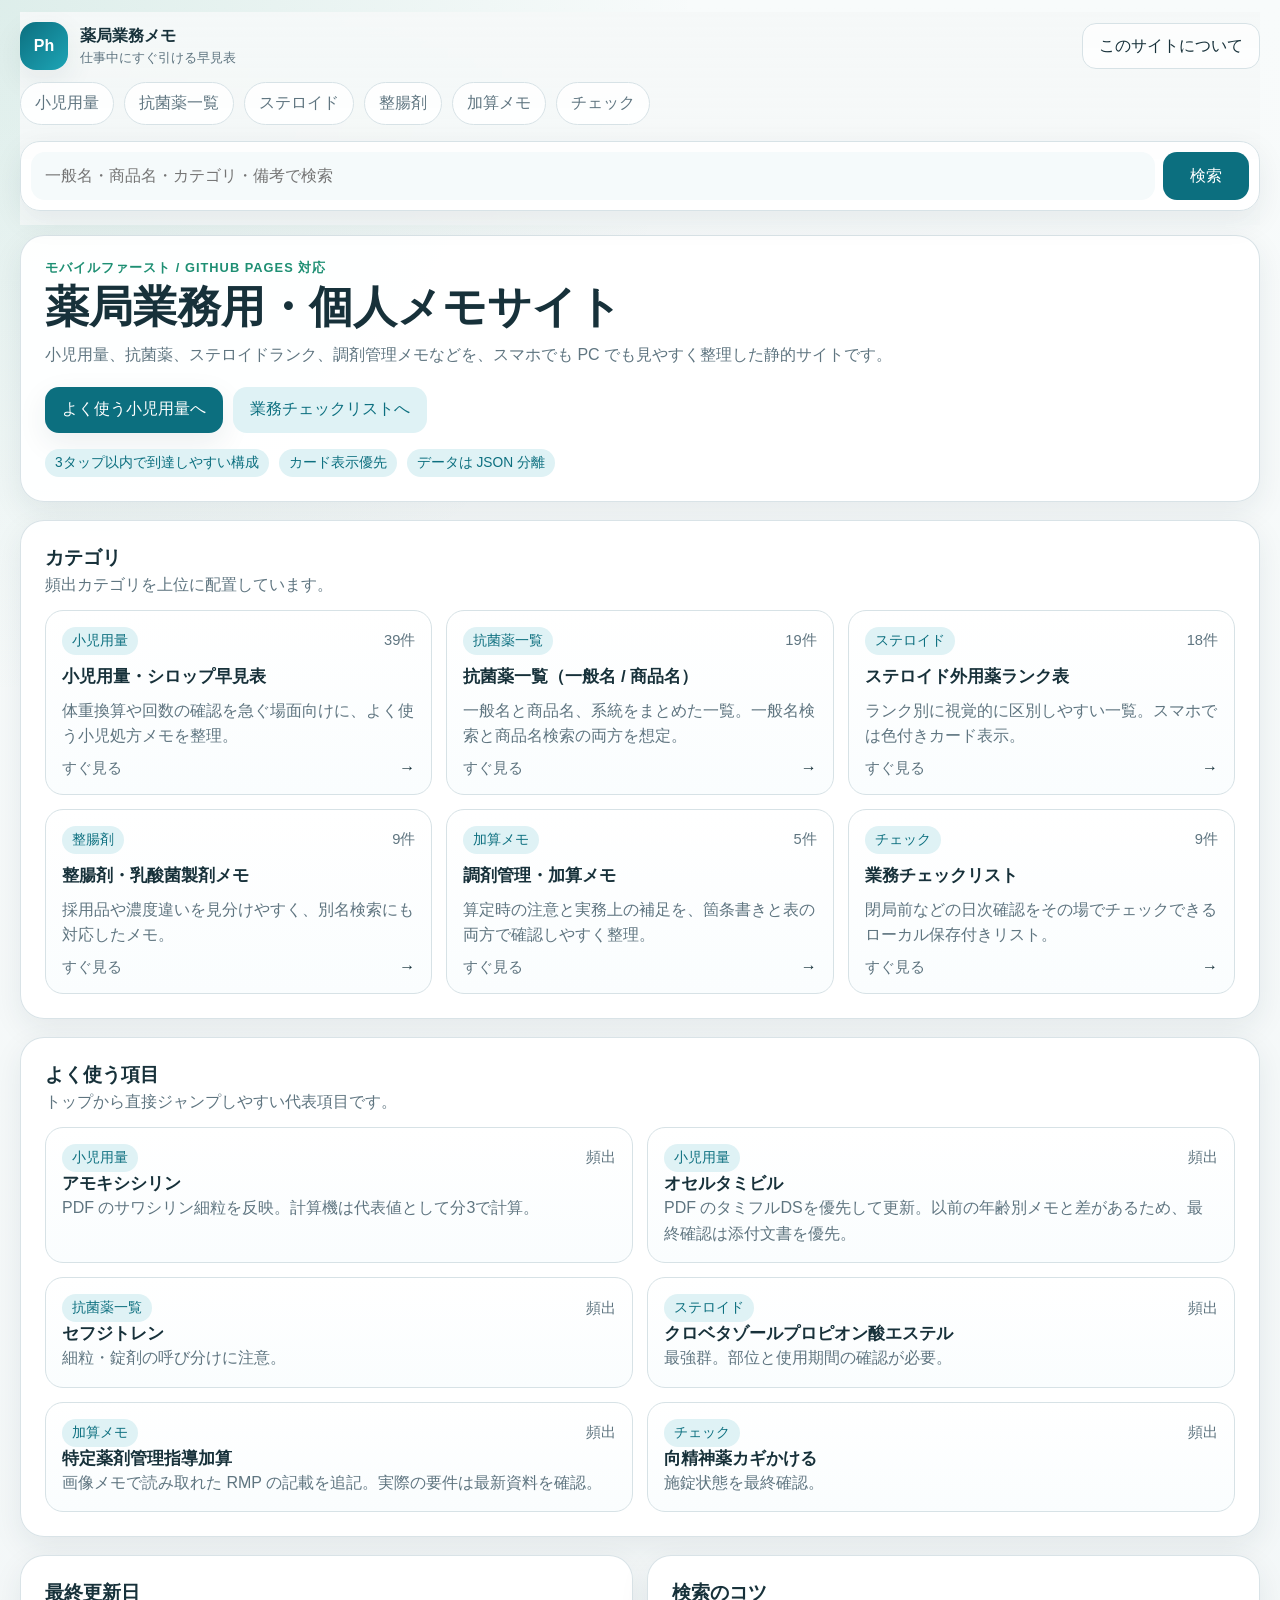
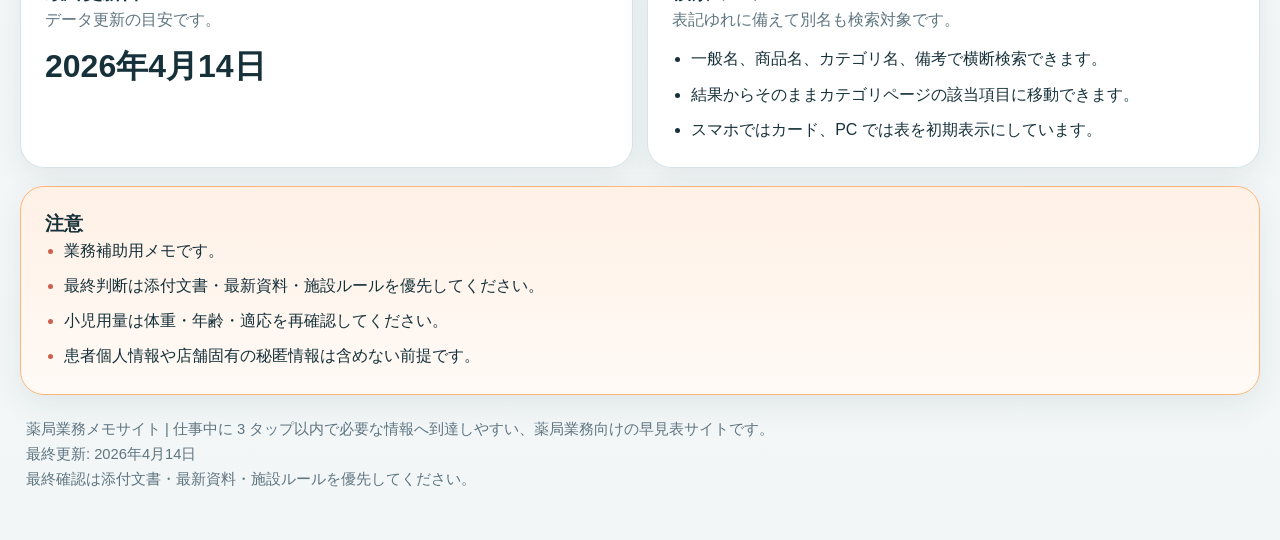
<file: index.html>
<!DOCTYPE html>
<html lang="ja">
<head>
  <meta charset="UTF-8">
  <meta name="viewport" content="width=device-width, initial-scale=1.0">
  <meta name="description" content="薬局業務でよく使う情報を素早く参照するための個人メモサイトです。">
  <title>薬局業務メモサイト</title>
  <link rel="stylesheet" href="./assets/css/styles.css">
</head>
<body data-base="." data-page="home">
  <div class="site-shell">
    <header class="site-header">
      <div class="topbar">
        <a class="brand" href="./index.html">
          <span class="brand-mark">Ph</span>
          <span>
            <strong>薬局業務メモ</strong>
            <small>仕事中にすぐ引ける早見表</small>
          </span>
        </a>
        <a class="ghost-button" href="./about.html">このサイトについて</a>
      </div>
      <nav class="quick-nav" data-quick-nav aria-label="カテゴリ一覧"></nav>
      <section class="search-strip">
        <form class="search-form" data-global-search>
          <label class="visually-hidden" for="global-search-home">サイト内検索</label>
          <input id="global-search-home" name="q" type="search" placeholder="一般名・商品名・カテゴリ・備考で検索" autocomplete="off">
          <button type="submit">検索</button>
        </form>
        <div class="search-results" data-search-results hidden></div>
      </section>
    </header>

    <main class="page-main">
      <section class="hero-panel">
        <div class="eyebrow">モバイルファースト / GitHub Pages 対応</div>
        <h1>薬局業務用・個人メモサイト</h1>
        <p class="lead">
          小児用量、抗菌薬、ステロイドランク、調剤管理メモなどを、スマホでも PC でも見やすく整理した静的サイトです。
        </p>
        <div class="hero-actions">
          <a class="primary-button" href="./categories/pediatric.html">よく使う小児用量へ</a>
          <a class="secondary-button" href="./categories/checklist.html">業務チェックリストへ</a>
        </div>
        <div class="status-row">
          <span class="status-chip">3タップ以内で到達しやすい構成</span>
          <span class="status-chip">カード表示優先</span>
          <span class="status-chip">データは JSON 分離</span>
        </div>
      </section>

      <section class="section-card">
        <div class="section-head">
          <div>
            <h2>カテゴリ</h2>
            <p>頻出カテゴリを上位に配置しています。</p>
          </div>
        </div>
        <div class="category-grid" data-category-grid></div>
      </section>

      <section class="section-card">
        <div class="section-head">
          <div>
            <h2>よく使う項目</h2>
            <p>トップから直接ジャンプしやすい代表項目です。</p>
          </div>
        </div>
        <div class="favorite-grid" data-favorite-grid></div>
      </section>

      <section class="dashboard-grid">
        <article class="section-card compact-card">
          <div class="section-head">
            <div>
              <h2>最終更新日</h2>
              <p>データ更新の目安です。</p>
            </div>
          </div>
          <p class="big-date" data-site-updated-at></p>
        </article>

        <article class="section-card compact-card">
          <div class="section-head">
            <div>
              <h2>検索のコツ</h2>
              <p>表記ゆれに備えて別名も検索対象です。</p>
            </div>
          </div>
          <ul class="note-list">
            <li>一般名、商品名、カテゴリ名、備考で横断検索できます。</li>
            <li>結果からそのままカテゴリページの該当項目に移動できます。</li>
            <li>スマホではカード、PC では表を初期表示にしています。</li>
          </ul>
        </article>
      </section>

      <section class="notice-panel">
        <h2>注意</h2>
        <ul class="note-list warning-list">
          <li>業務補助用メモです。</li>
          <li>最終判断は添付文書・最新資料・施設ルールを優先してください。</li>
          <li>小児用量は体重・年齢・適応を再確認してください。</li>
          <li>患者個人情報や店舗固有の秘匿情報は含めない前提です。</li>
        </ul>
      </section>
    </main>

    <footer class="site-footer" data-site-footer></footer>
  </div>
  <script type="module" src="./assets/js/page-init.js"></script>
</body>
</html>
</file>
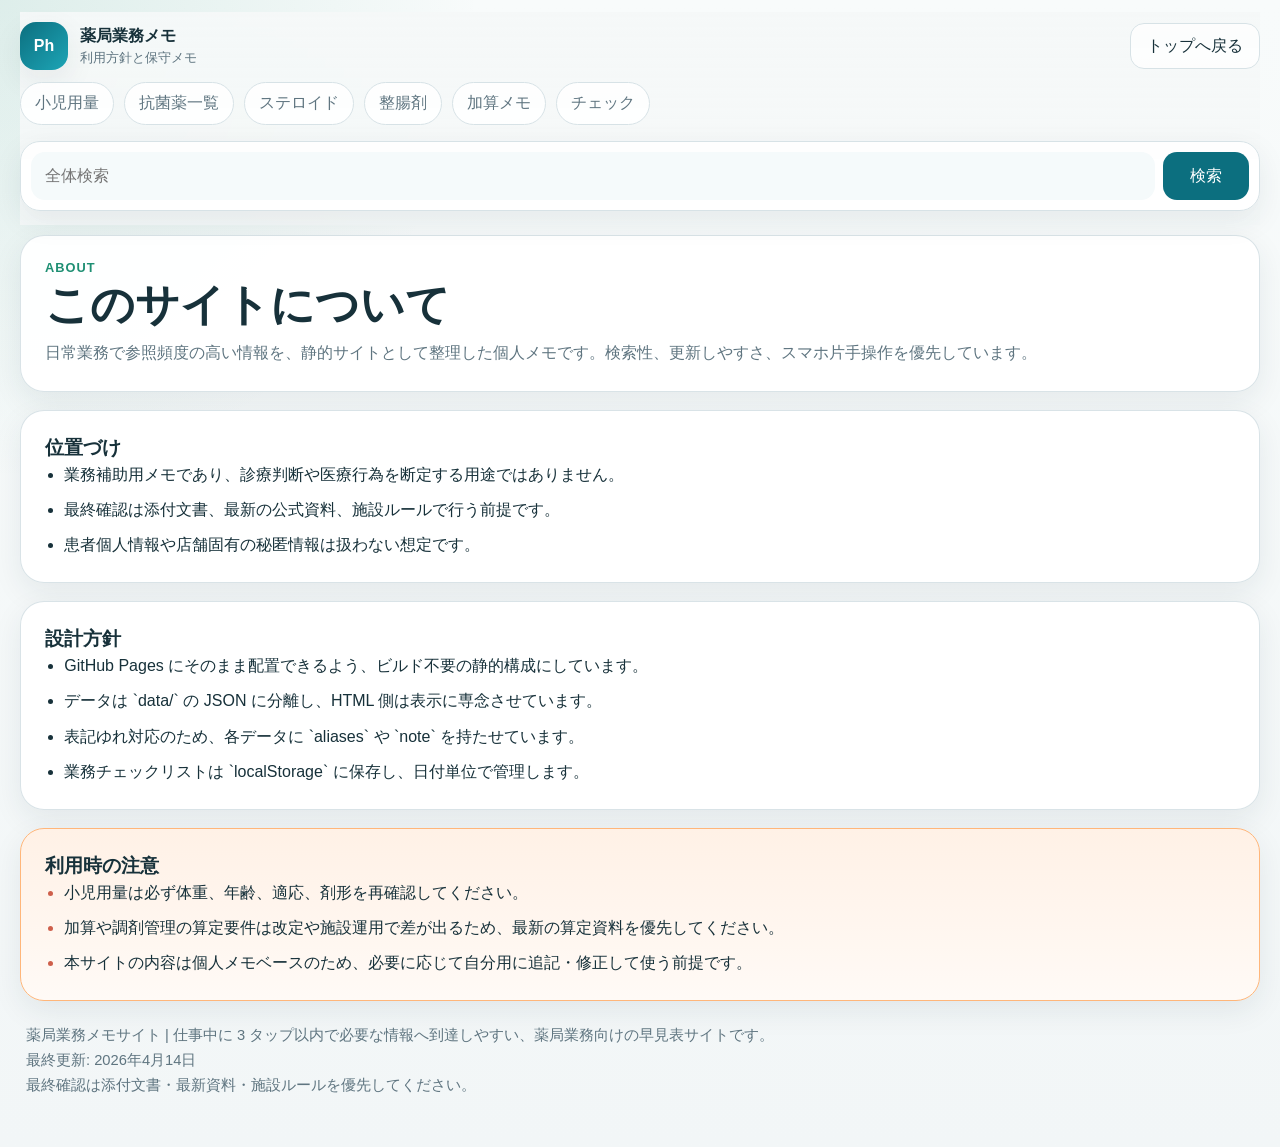
<file: about.html>
<!DOCTYPE html>
<html lang="ja">
<head>
  <meta charset="UTF-8">
  <meta name="viewport" content="width=device-width, initial-scale=1.0">
  <meta name="description" content="薬局業務メモサイトの利用方針と保守方針です。">
  <title>このサイトについて | 薬局業務メモ</title>
  <link rel="stylesheet" href="./assets/css/styles.css">
</head>
<body data-base="." data-page="about">
  <div class="site-shell">
    <header class="site-header">
      <div class="topbar">
        <a class="brand" href="./index.html">
          <span class="brand-mark">Ph</span>
          <span>
            <strong>薬局業務メモ</strong>
            <small>利用方針と保守メモ</small>
          </span>
        </a>
        <a class="ghost-button" href="./index.html">トップへ戻る</a>
      </div>
      <nav class="quick-nav" data-quick-nav aria-label="カテゴリ一覧"></nav>
      <section class="search-strip">
        <form class="search-form" data-global-search>
          <label class="visually-hidden" for="global-search-about">サイト内検索</label>
          <input id="global-search-about" name="q" type="search" placeholder="全体検索" autocomplete="off">
          <button type="submit">検索</button>
        </form>
        <div class="search-results" data-search-results hidden></div>
      </section>
    </header>

    <main class="page-main">
      <section class="hero-panel compact-hero">
        <div class="eyebrow">About</div>
        <h1>このサイトについて</h1>
        <p class="lead">
          日常業務で参照頻度の高い情報を、静的サイトとして整理した個人メモです。検索性、更新しやすさ、スマホ片手操作を優先しています。
        </p>
      </section>

      <section class="section-card prose-card">
        <h2>位置づけ</h2>
        <ul class="note-list">
          <li>業務補助用メモであり、診療判断や医療行為を断定する用途ではありません。</li>
          <li>最終確認は添付文書、最新の公式資料、施設ルールで行う前提です。</li>
          <li>患者個人情報や店舗固有の秘匿情報は扱わない想定です。</li>
        </ul>
      </section>

      <section class="section-card prose-card">
        <h2>設計方針</h2>
        <ul class="note-list">
          <li>GitHub Pages にそのまま配置できるよう、ビルド不要の静的構成にしています。</li>
          <li>データは `data/` の JSON に分離し、HTML 側は表示に専念させています。</li>
          <li>表記ゆれ対応のため、各データに `aliases` や `note` を持たせています。</li>
          <li>業務チェックリストは `localStorage` に保存し、日付単位で管理します。</li>
        </ul>
      </section>

      <section class="notice-panel">
        <h2>利用時の注意</h2>
        <ul class="note-list warning-list">
          <li>小児用量は必ず体重、年齢、適応、剤形を再確認してください。</li>
          <li>加算や調剤管理の算定要件は改定や施設運用で差が出るため、最新の算定資料を優先してください。</li>
          <li>本サイトの内容は個人メモベースのため、必要に応じて自分用に追記・修正して使う前提です。</li>
        </ul>
      </section>
    </main>

    <footer class="site-footer" data-site-footer></footer>
  </div>
  <script type="module" src="./assets/js/page-init.js"></script>
</body>
</html>
</file>
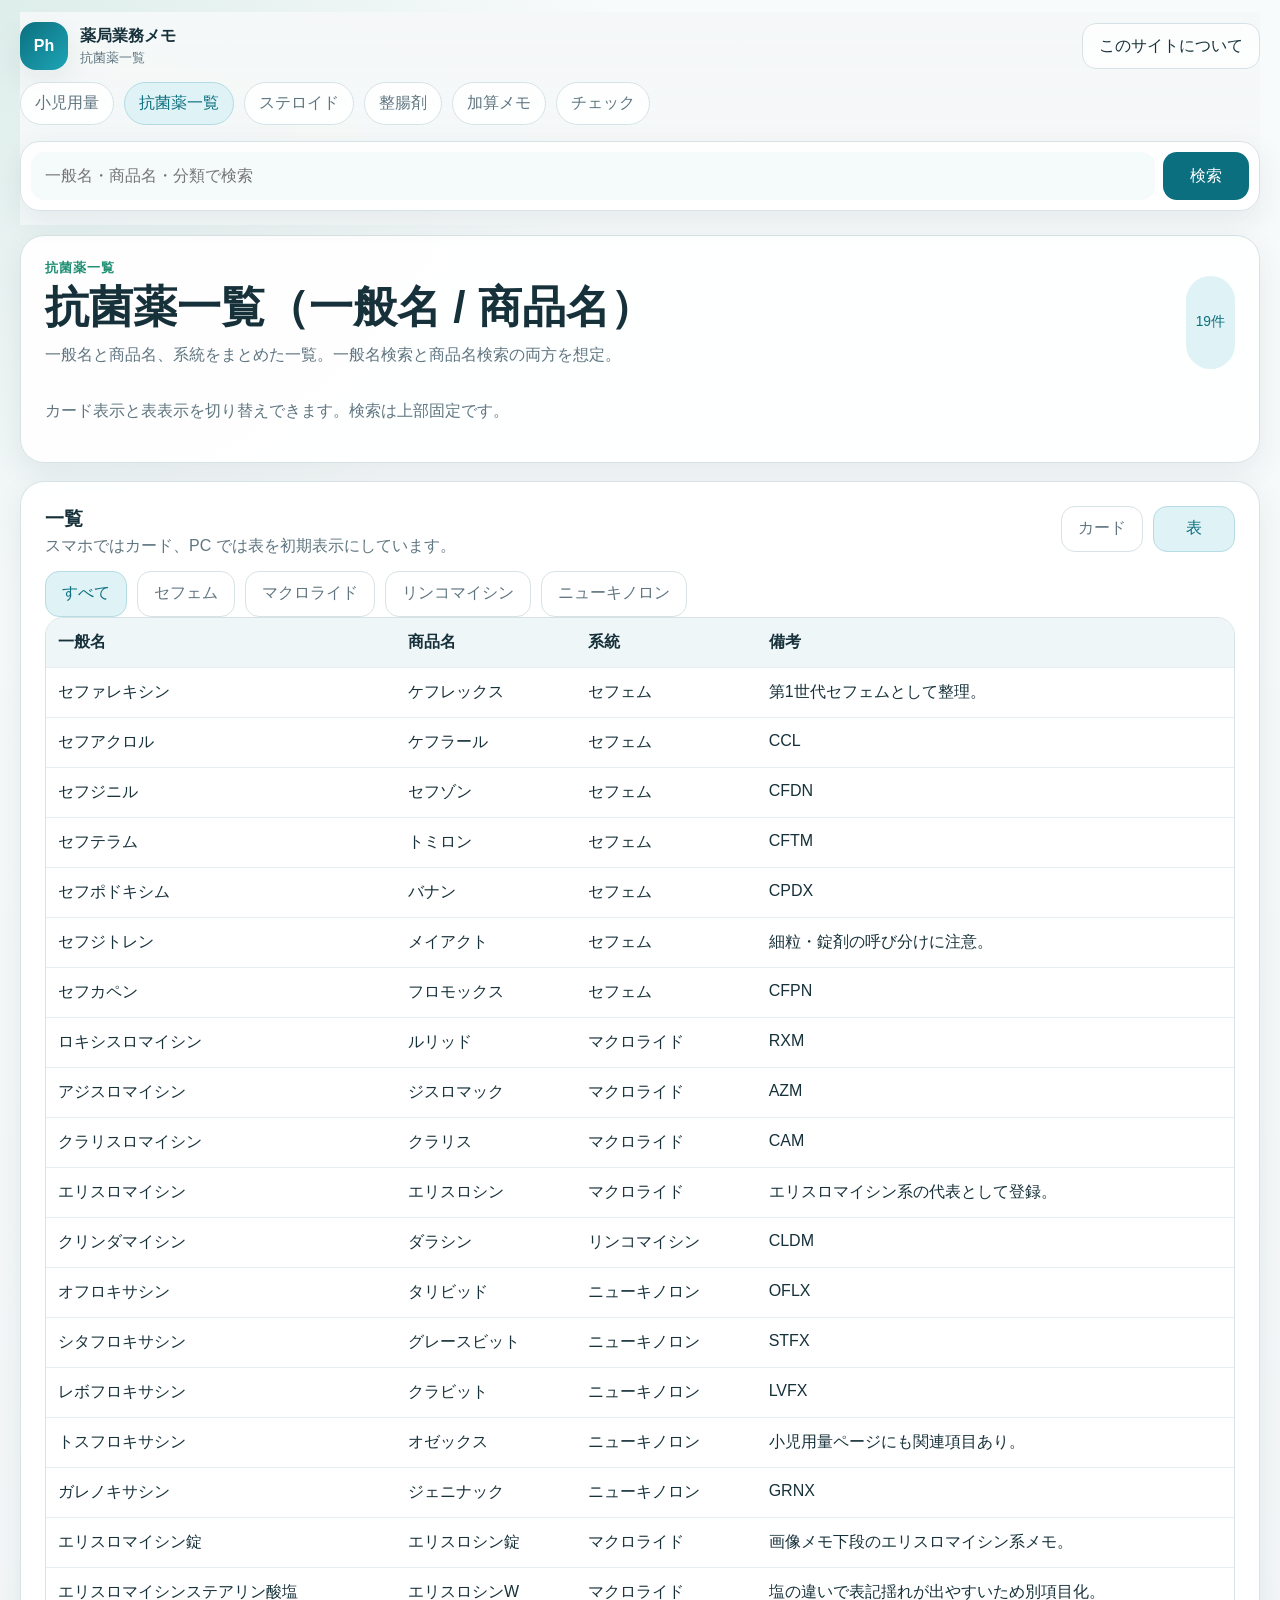
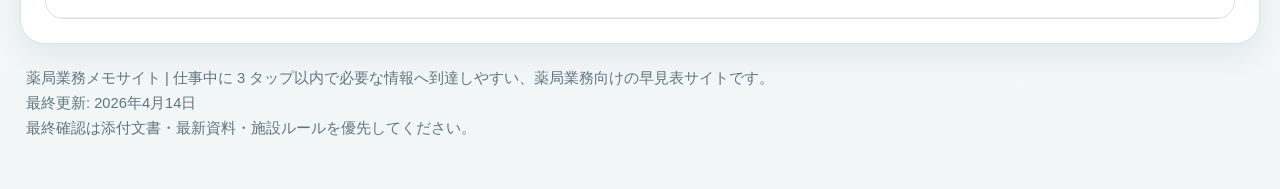
<file: categories/antibiotics.html>
<!DOCTYPE html>
<html lang="ja">
<head>
  <meta charset="UTF-8">
  <meta name="viewport" content="width=device-width, initial-scale=1.0">
  <title>抗菌薬一覧 | 薬局業務メモ</title>
  <link rel="stylesheet" href="../assets/css/styles.css">
</head>
<body data-base=".." data-page="antibiotics">
  <div class="site-shell">
    <header class="site-header">
      <div class="topbar">
        <a class="brand" href="../index.html">
          <span class="brand-mark">Ph</span>
          <span>
            <strong>薬局業務メモ</strong>
            <small>抗菌薬一覧</small>
          </span>
        </a>
        <a class="ghost-button" href="../about.html">このサイトについて</a>
      </div>
      <nav class="quick-nav" data-quick-nav aria-label="カテゴリ一覧"></nav>
      <section class="search-strip">
        <form class="search-form" data-global-search>
          <label class="visually-hidden" for="global-search-antibiotics">サイト内検索</label>
          <input id="global-search-antibiotics" name="q" type="search" placeholder="一般名・商品名・分類で検索" autocomplete="off">
          <button type="submit">検索</button>
        </form>
        <div class="search-results" data-search-results hidden></div>
      </section>
    </header>

    <main class="page-main" data-page-content></main>
    <footer class="site-footer" data-site-footer></footer>
  </div>
  <script type="module" src="../assets/js/page-init.js"></script>
</body>
</html>
</file>
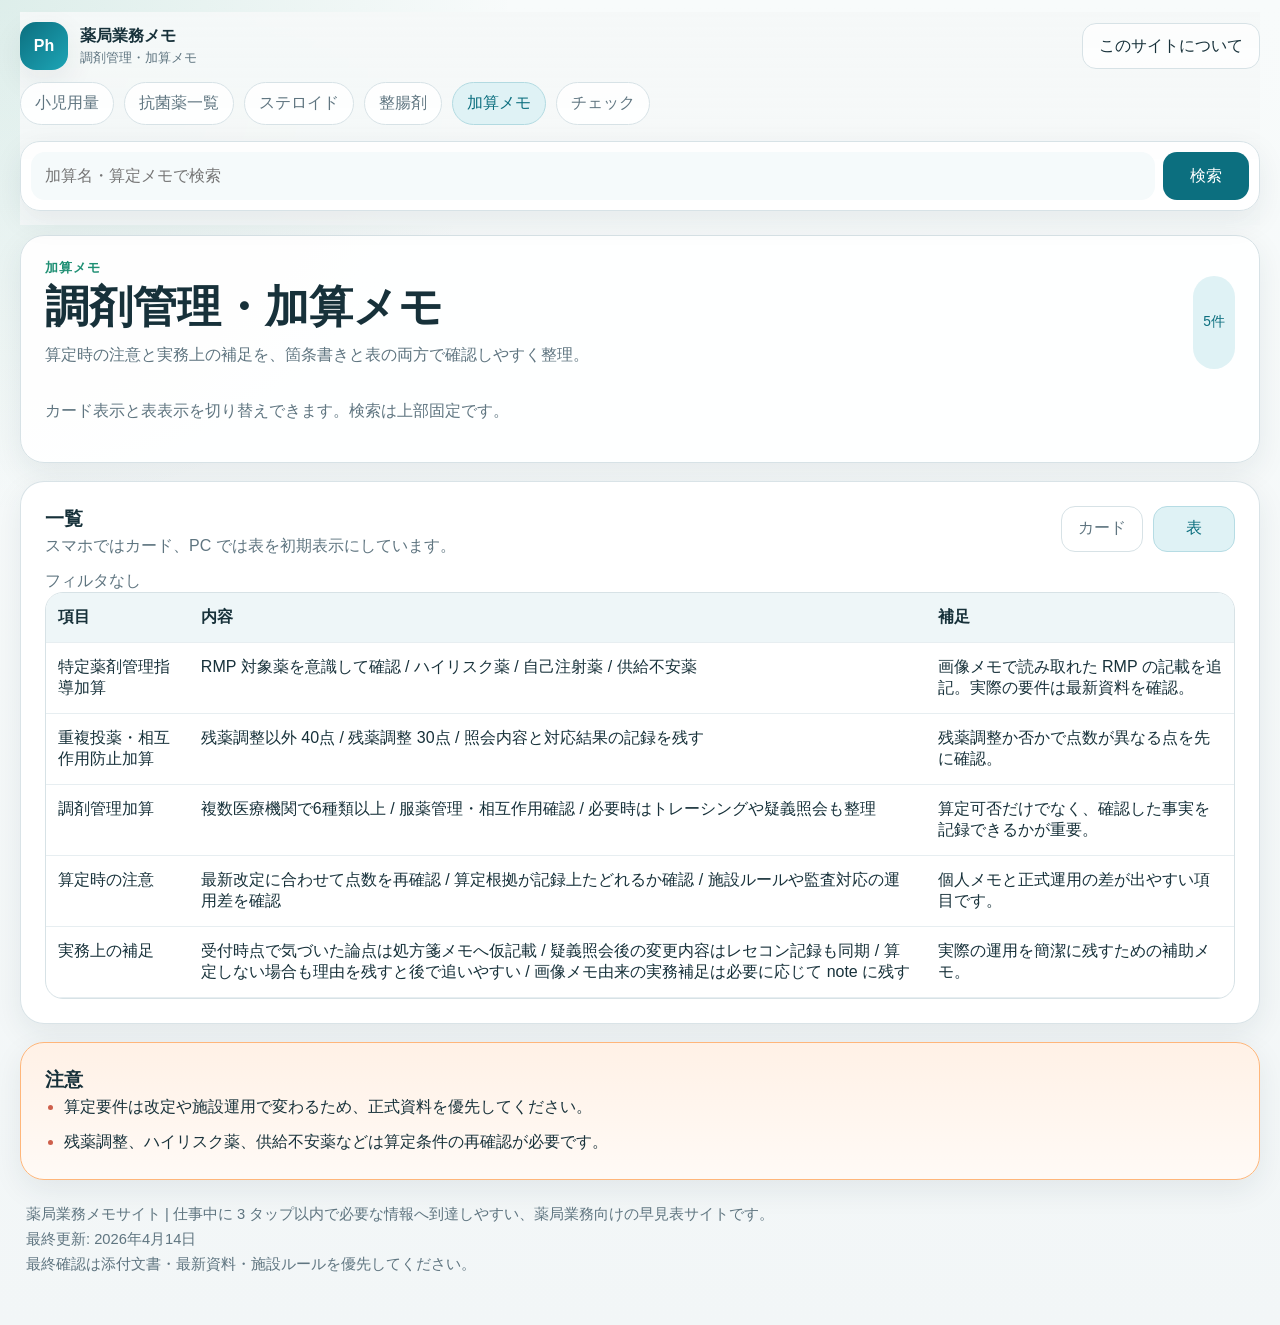
<file: categories/billing.html>
<!DOCTYPE html>
<html lang="ja">
<head>
  <meta charset="UTF-8">
  <meta name="viewport" content="width=device-width, initial-scale=1.0">
  <title>調剤管理・加算メモ | 薬局業務メモ</title>
  <link rel="stylesheet" href="../assets/css/styles.css">
</head>
<body data-base=".." data-page="billing">
  <div class="site-shell">
    <header class="site-header">
      <div class="topbar">
        <a class="brand" href="../index.html">
          <span class="brand-mark">Ph</span>
          <span>
            <strong>薬局業務メモ</strong>
            <small>調剤管理・加算メモ</small>
          </span>
        </a>
        <a class="ghost-button" href="../about.html">このサイトについて</a>
      </div>
      <nav class="quick-nav" data-quick-nav aria-label="カテゴリ一覧"></nav>
      <section class="search-strip">
        <form class="search-form" data-global-search>
          <label class="visually-hidden" for="global-search-billing">サイト内検索</label>
          <input id="global-search-billing" name="q" type="search" placeholder="加算名・算定メモで検索" autocomplete="off">
          <button type="submit">検索</button>
        </form>
        <div class="search-results" data-search-results hidden></div>
      </section>
    </header>

    <main class="page-main" data-page-content></main>
    <footer class="site-footer" data-site-footer></footer>
  </div>
  <script type="module" src="../assets/js/page-init.js"></script>
</body>
</html>
</file>
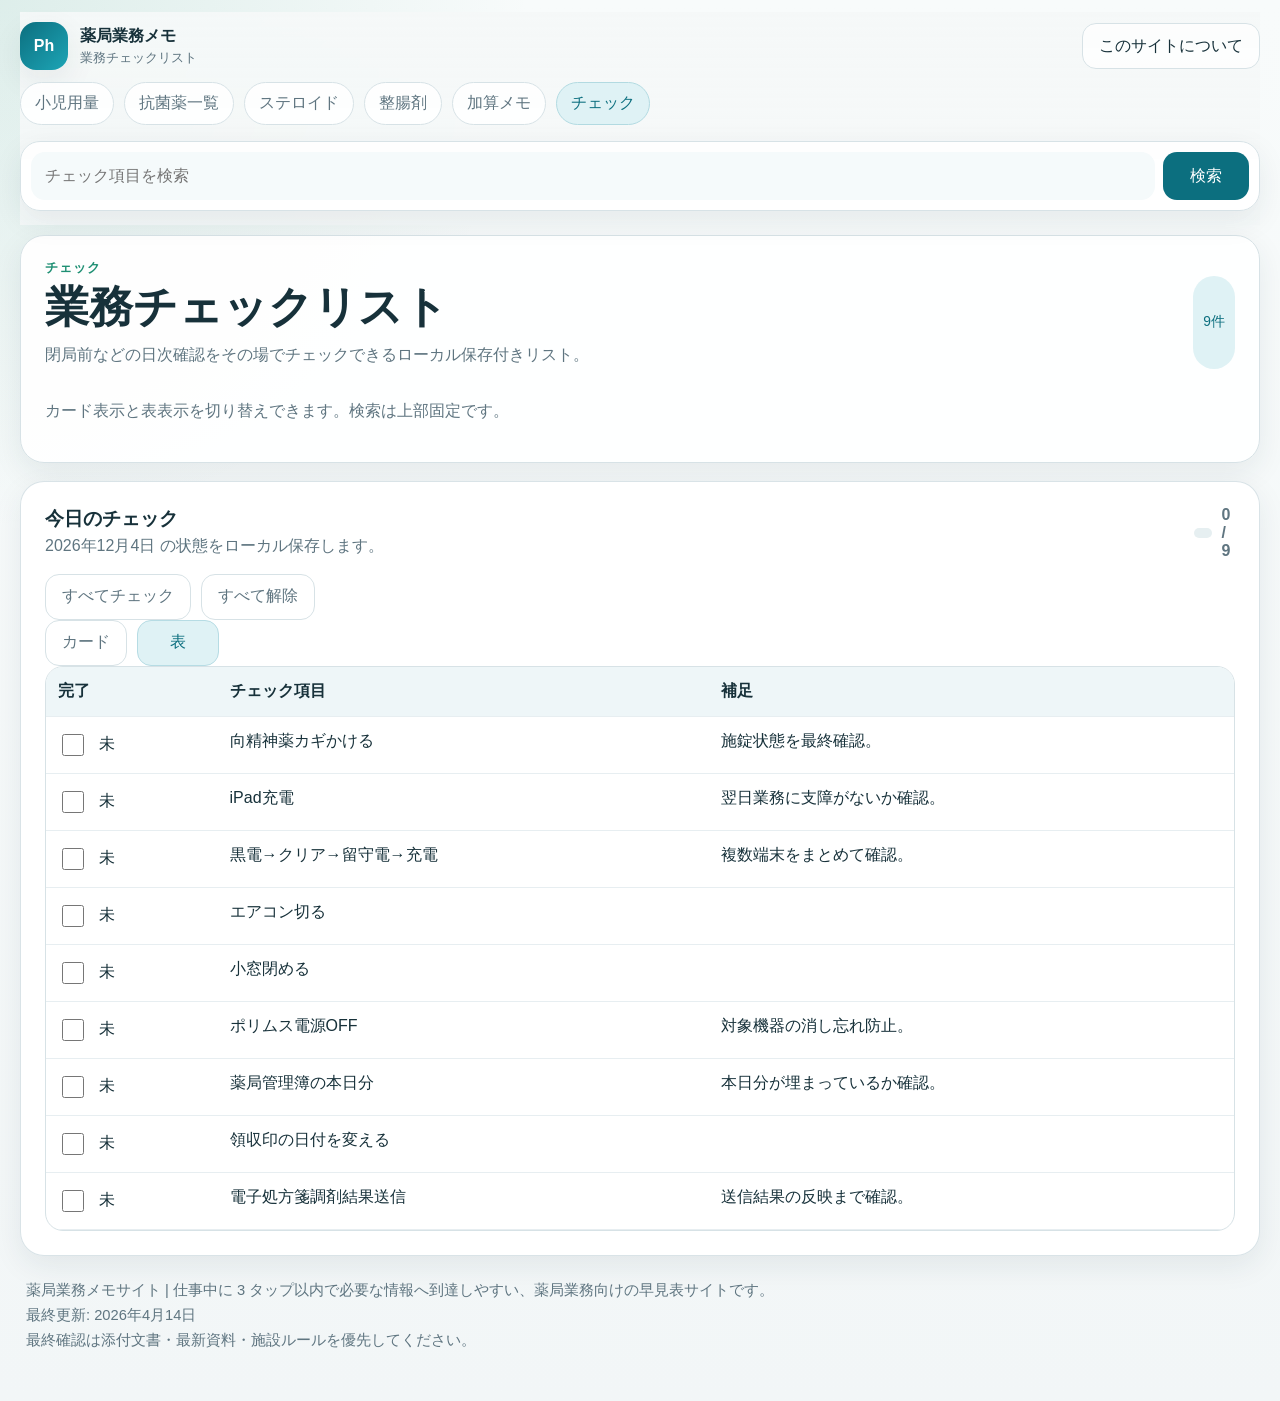
<file: categories/checklist.html>
<!DOCTYPE html>
<html lang="ja">
<head>
  <meta charset="UTF-8">
  <meta name="viewport" content="width=device-width, initial-scale=1.0">
  <title>業務チェックリスト | 薬局業務メモ</title>
  <link rel="stylesheet" href="../assets/css/styles.css">
</head>
<body data-base=".." data-page="checklist">
  <div class="site-shell">
    <header class="site-header">
      <div class="topbar">
        <a class="brand" href="../index.html">
          <span class="brand-mark">Ph</span>
          <span>
            <strong>薬局業務メモ</strong>
            <small>業務チェックリスト</small>
          </span>
        </a>
        <a class="ghost-button" href="../about.html">このサイトについて</a>
      </div>
      <nav class="quick-nav" data-quick-nav aria-label="カテゴリ一覧"></nav>
      <section class="search-strip">
        <form class="search-form" data-global-search>
          <label class="visually-hidden" for="global-search-checklist">サイト内検索</label>
          <input id="global-search-checklist" name="q" type="search" placeholder="チェック項目を検索" autocomplete="off">
          <button type="submit">検索</button>
        </form>
        <div class="search-results" data-search-results hidden></div>
      </section>
    </header>

    <main class="page-main" data-page-content></main>
    <footer class="site-footer" data-site-footer></footer>
  </div>
  <script type="module" src="../assets/js/page-init.js"></script>
</body>
</html>
</file>
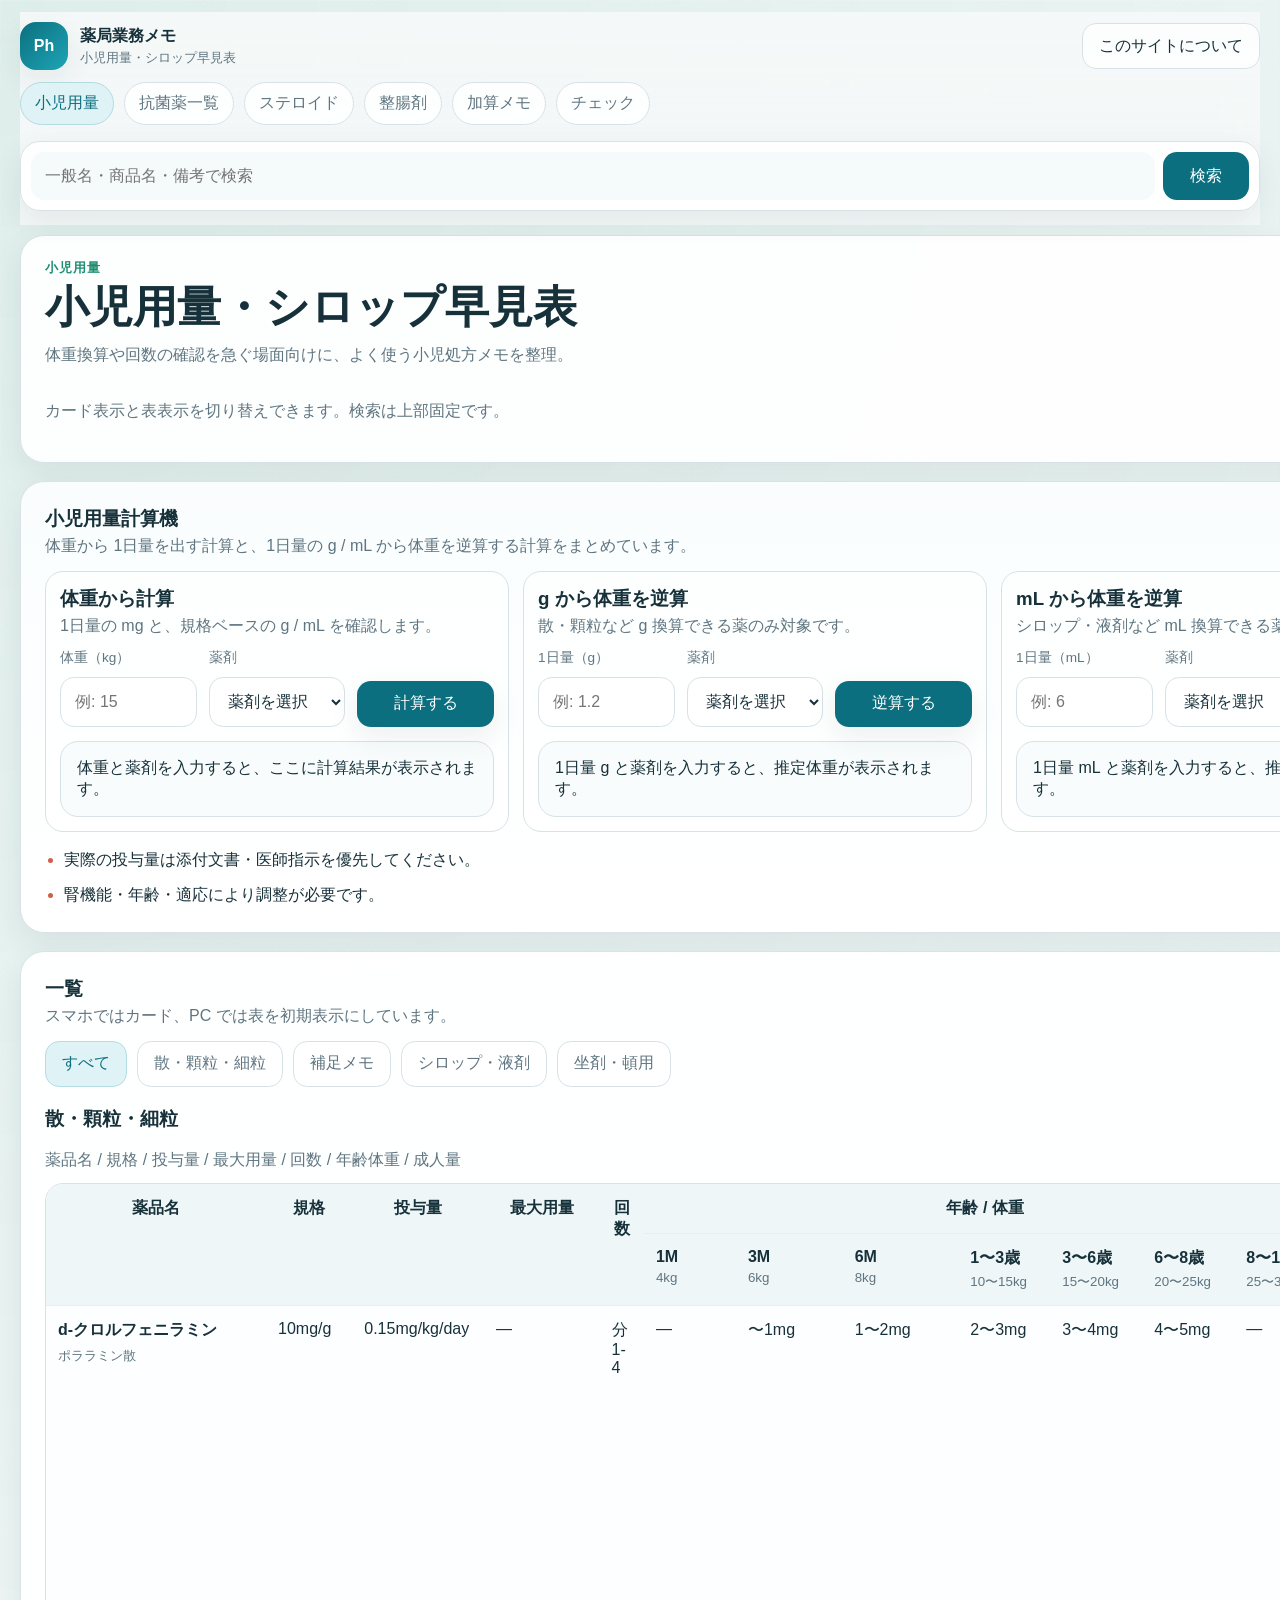
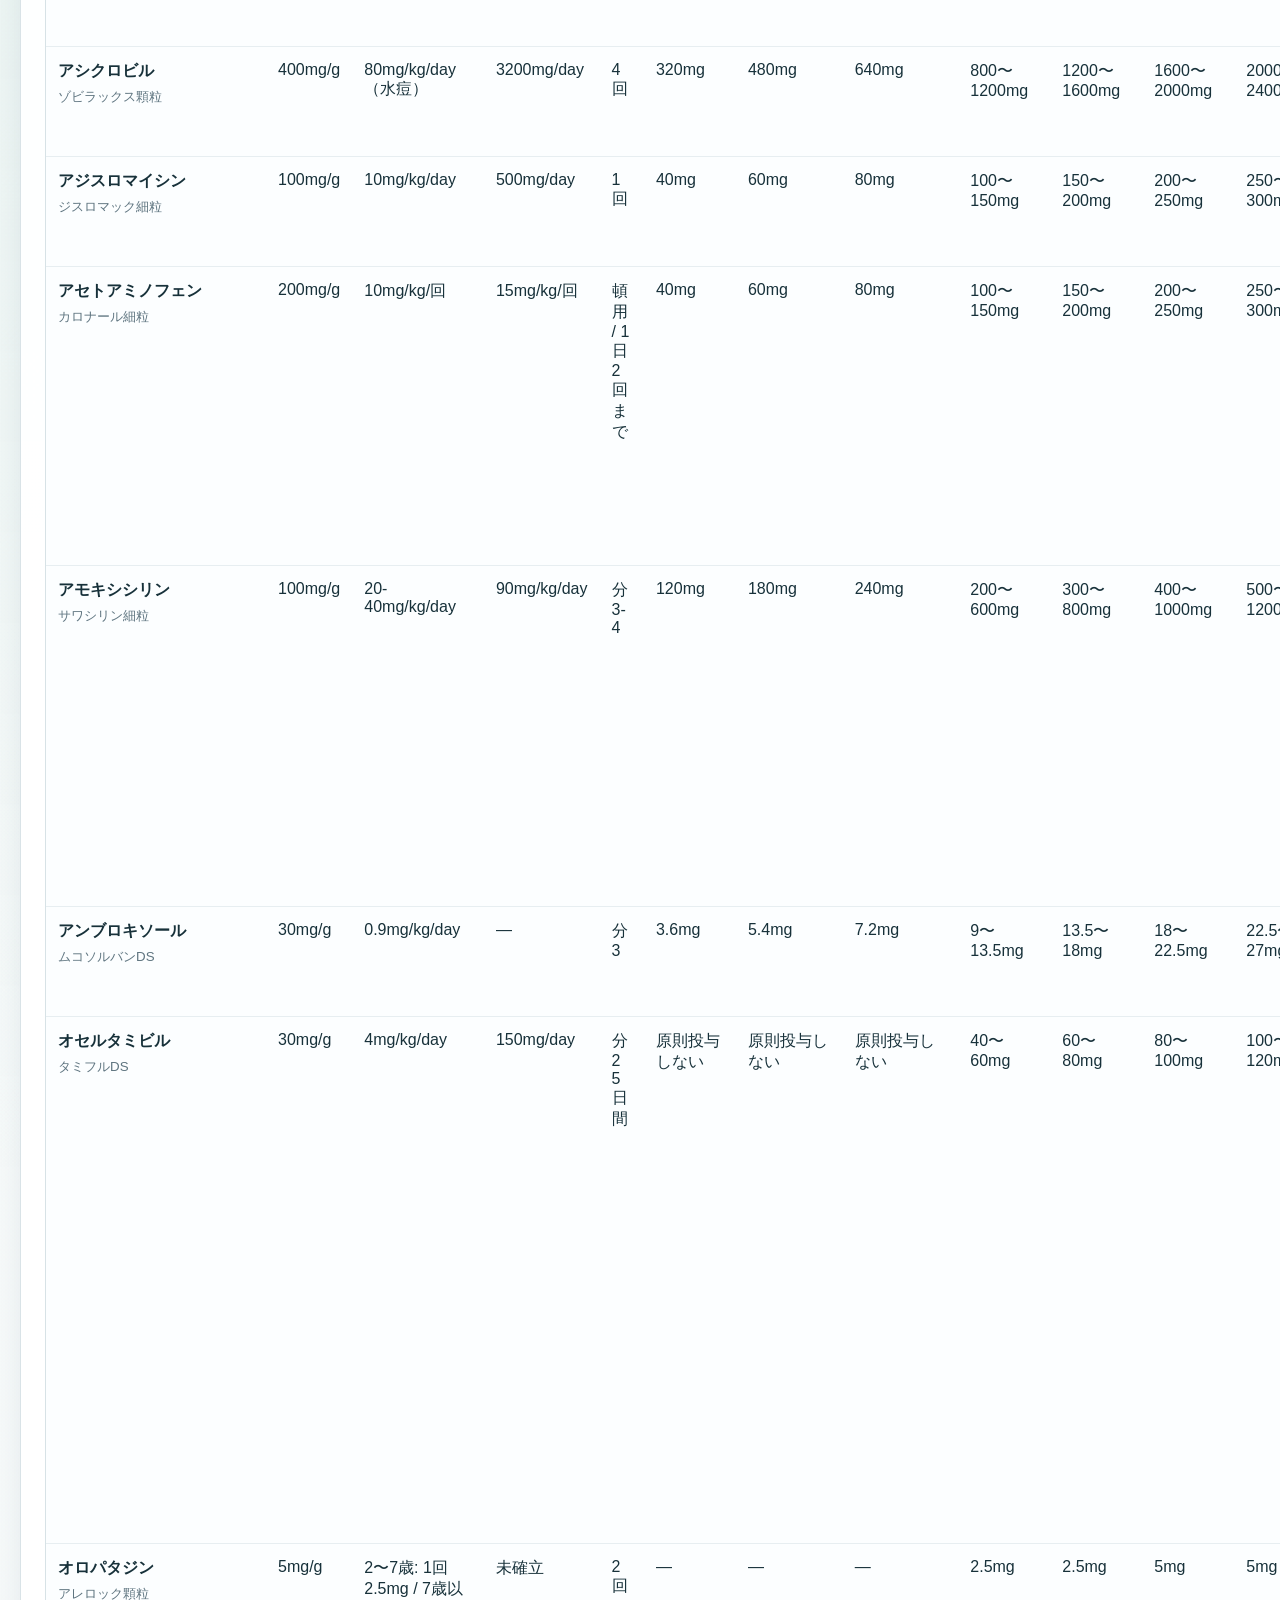
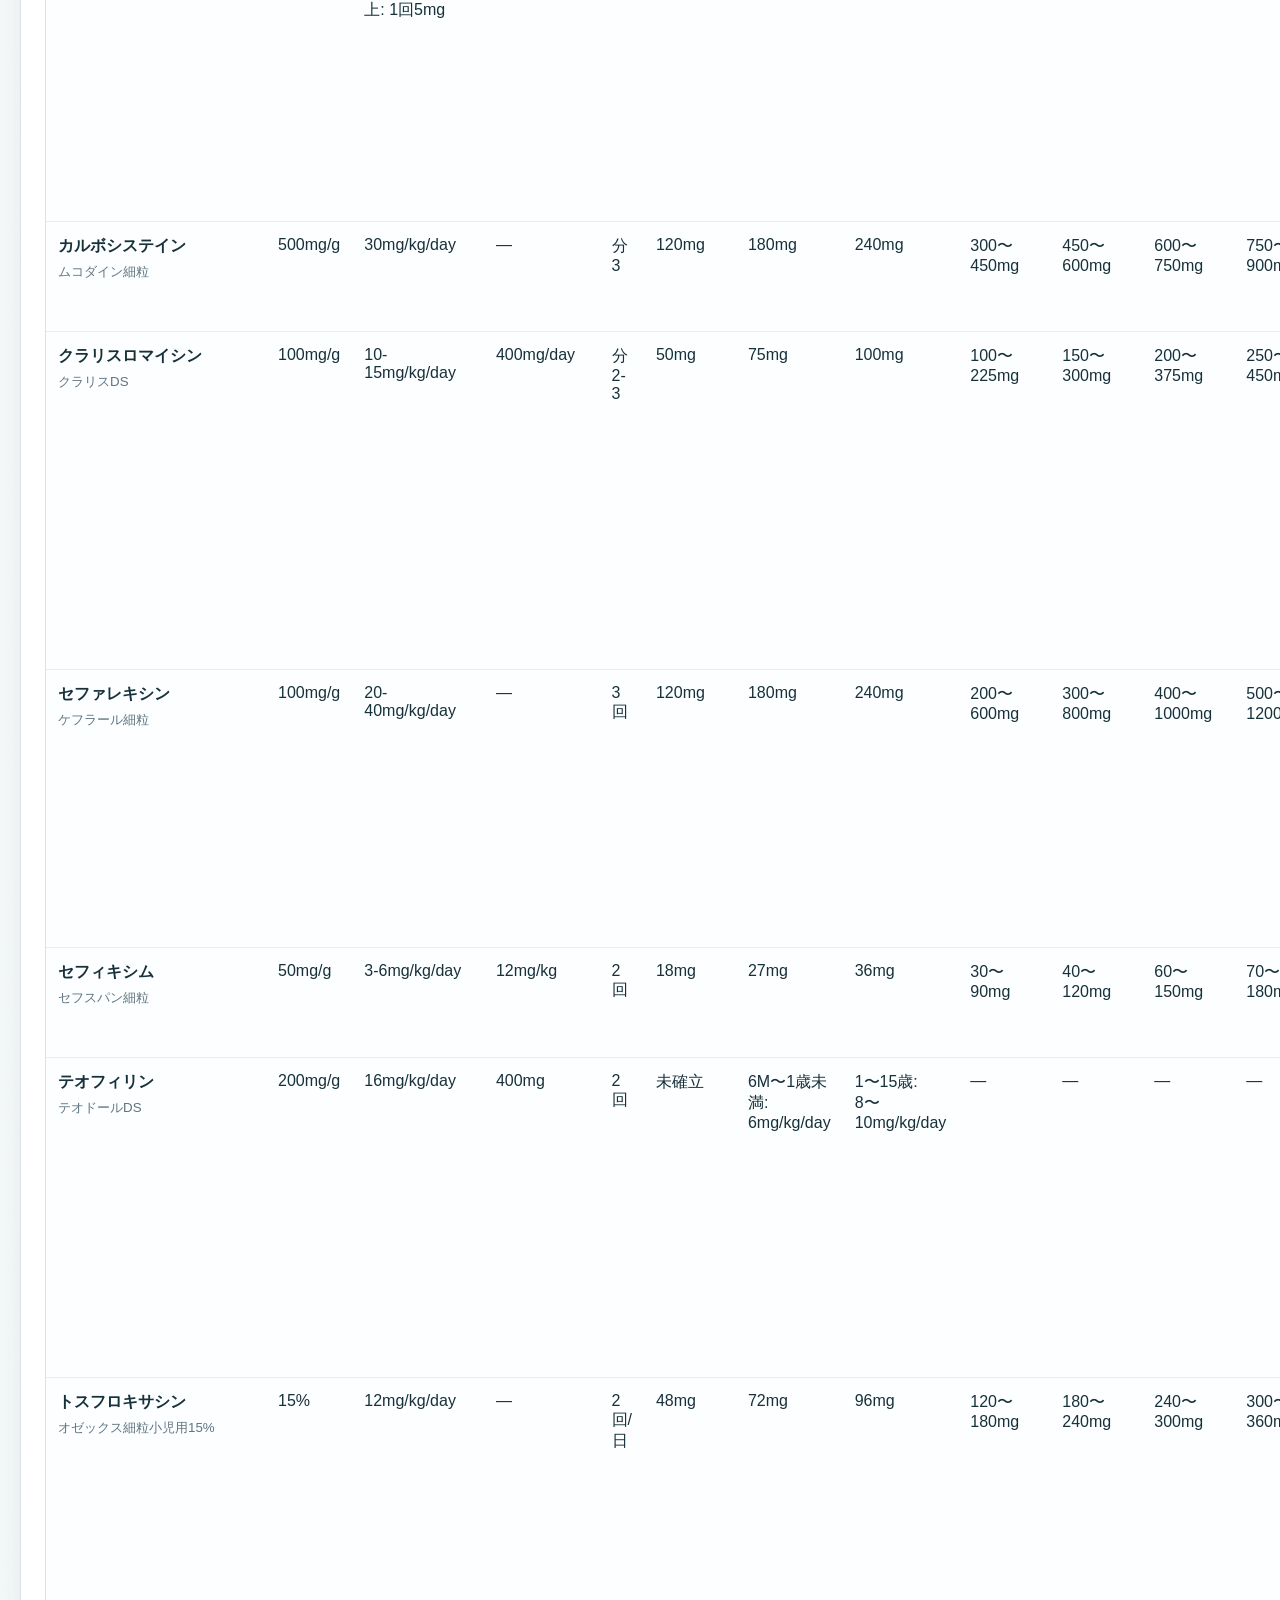
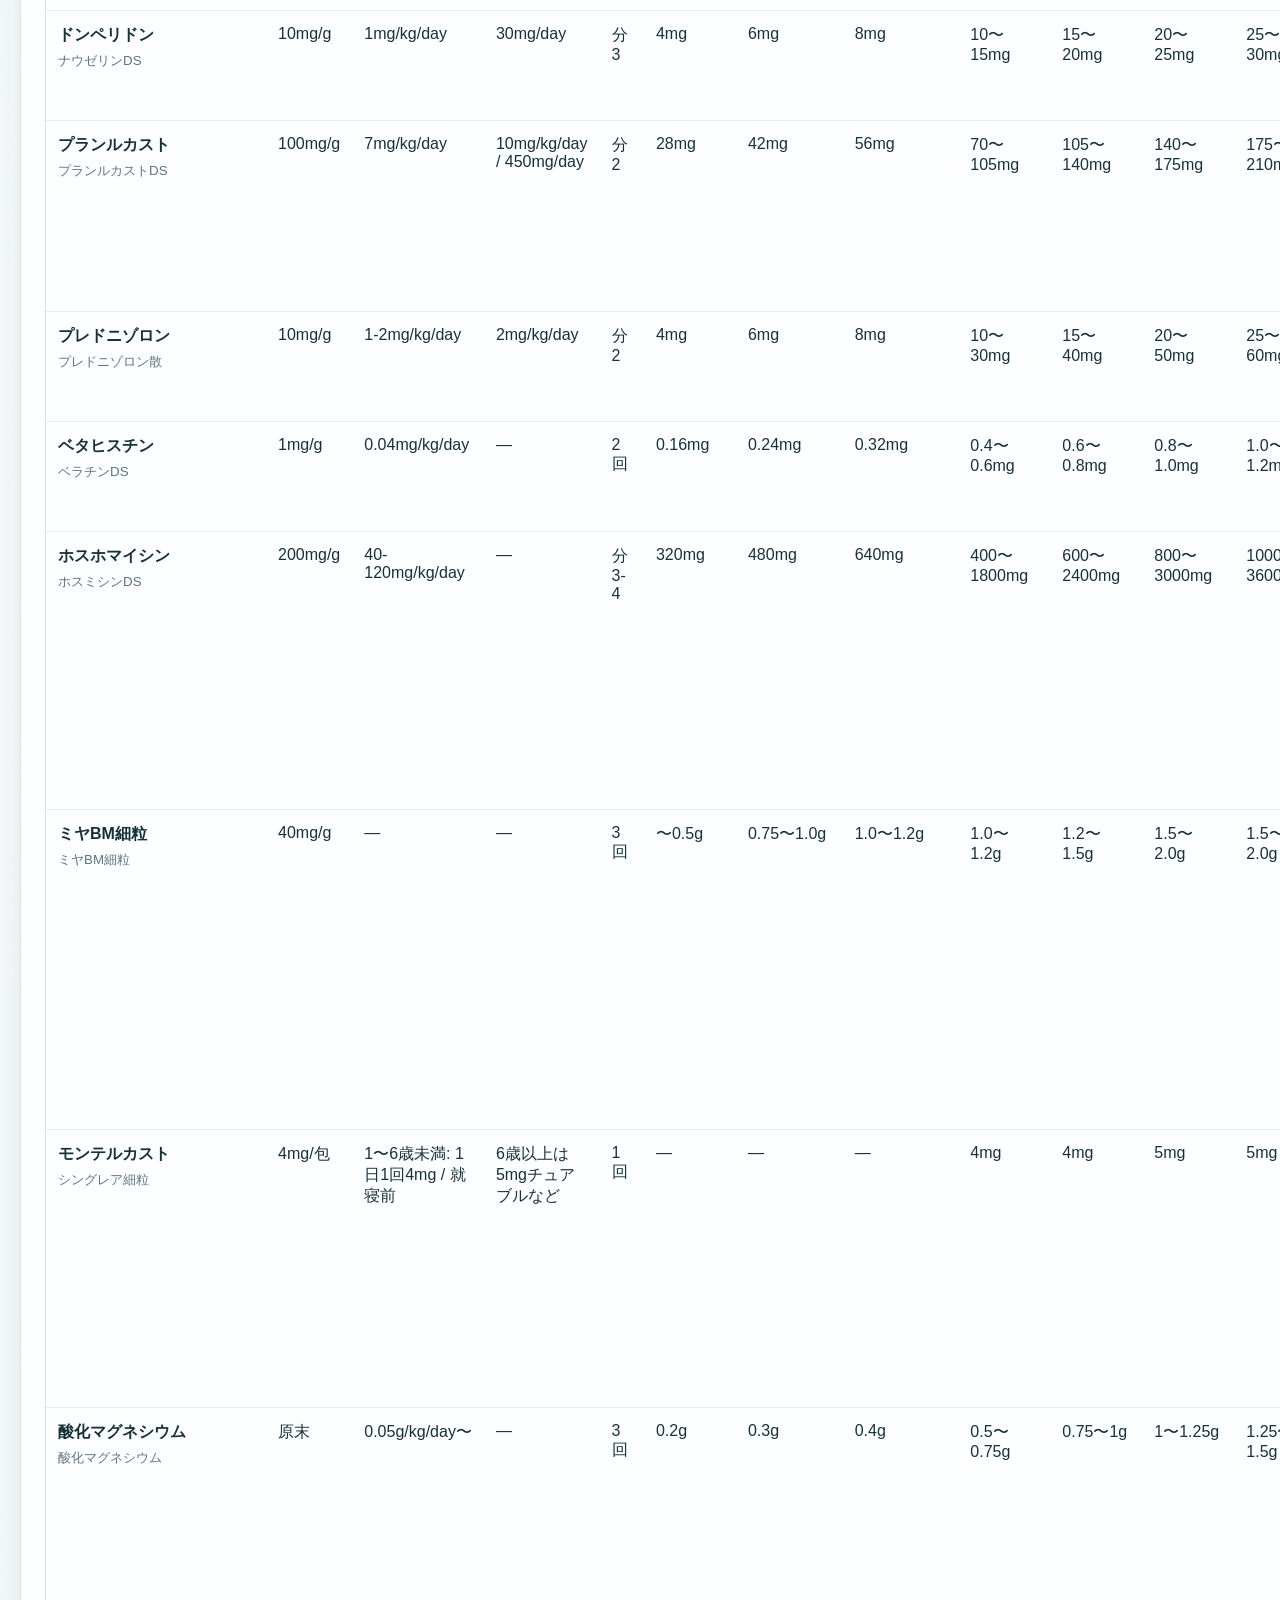
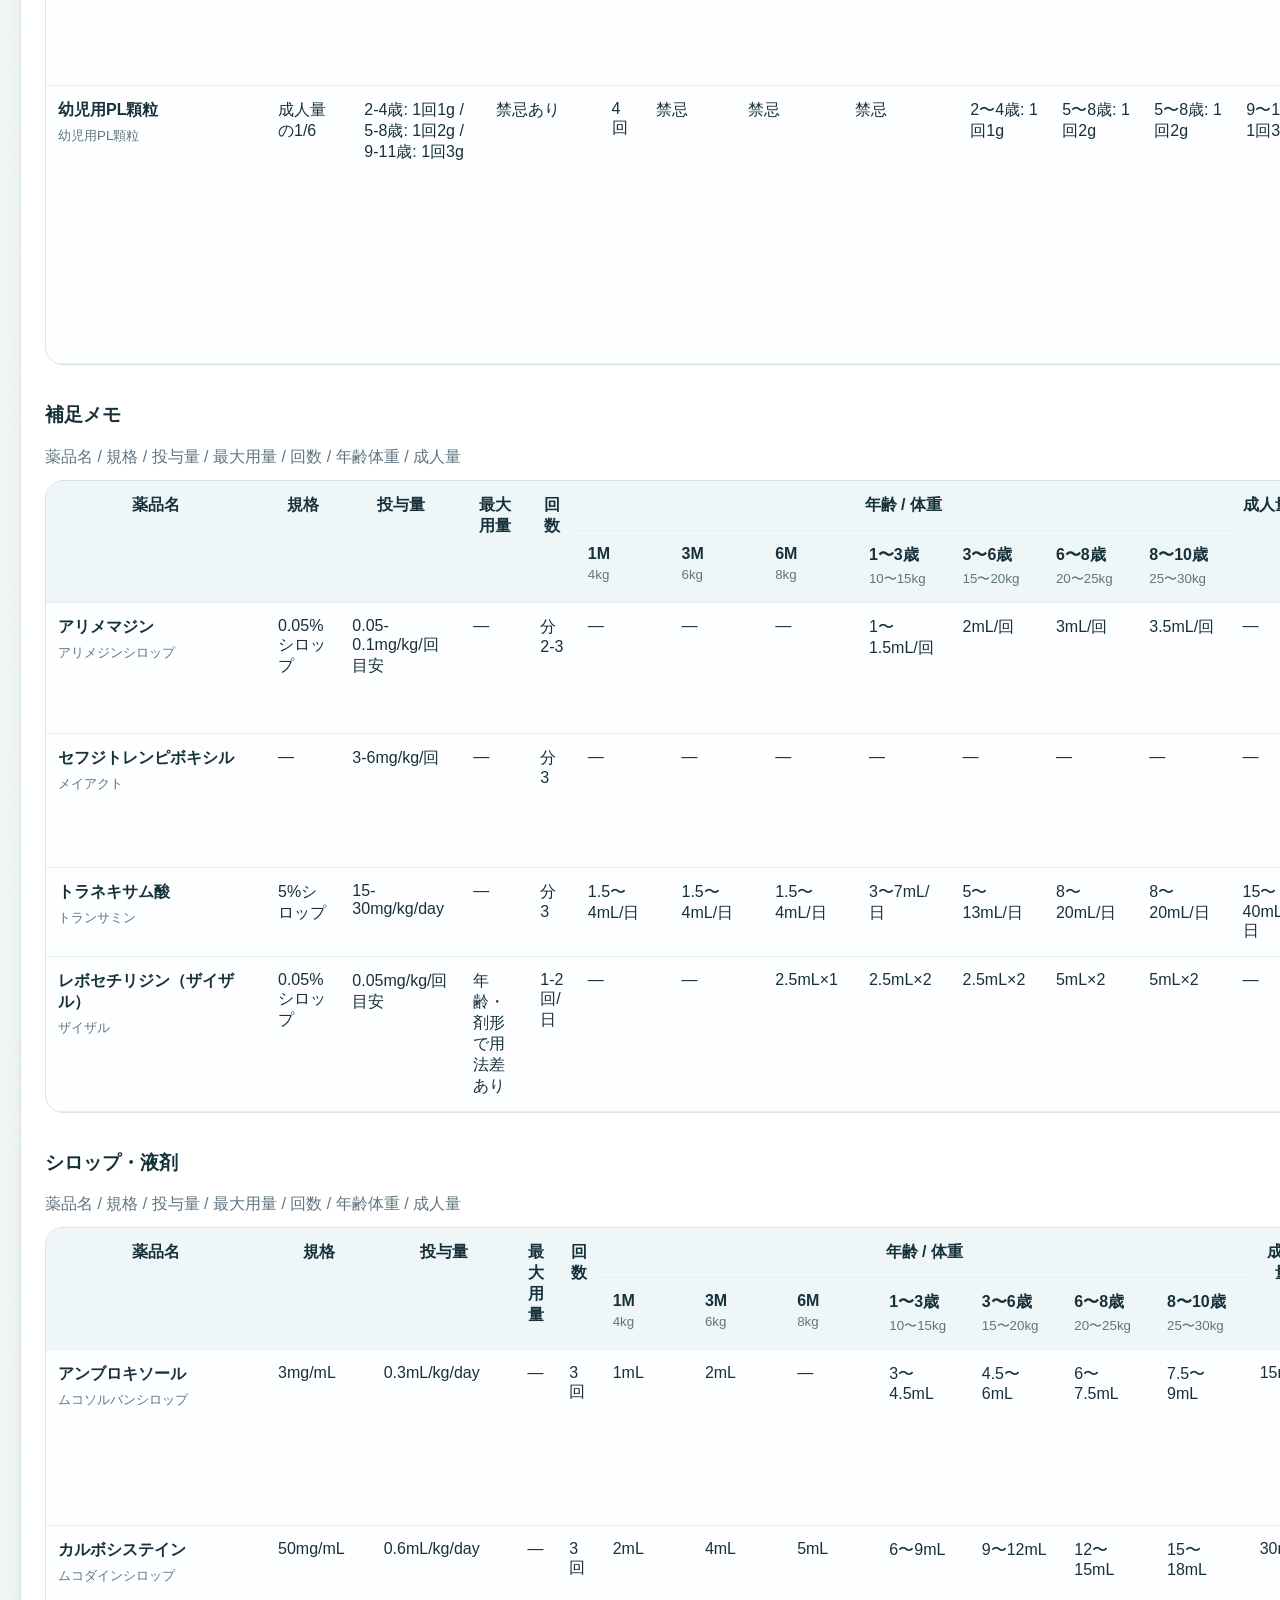
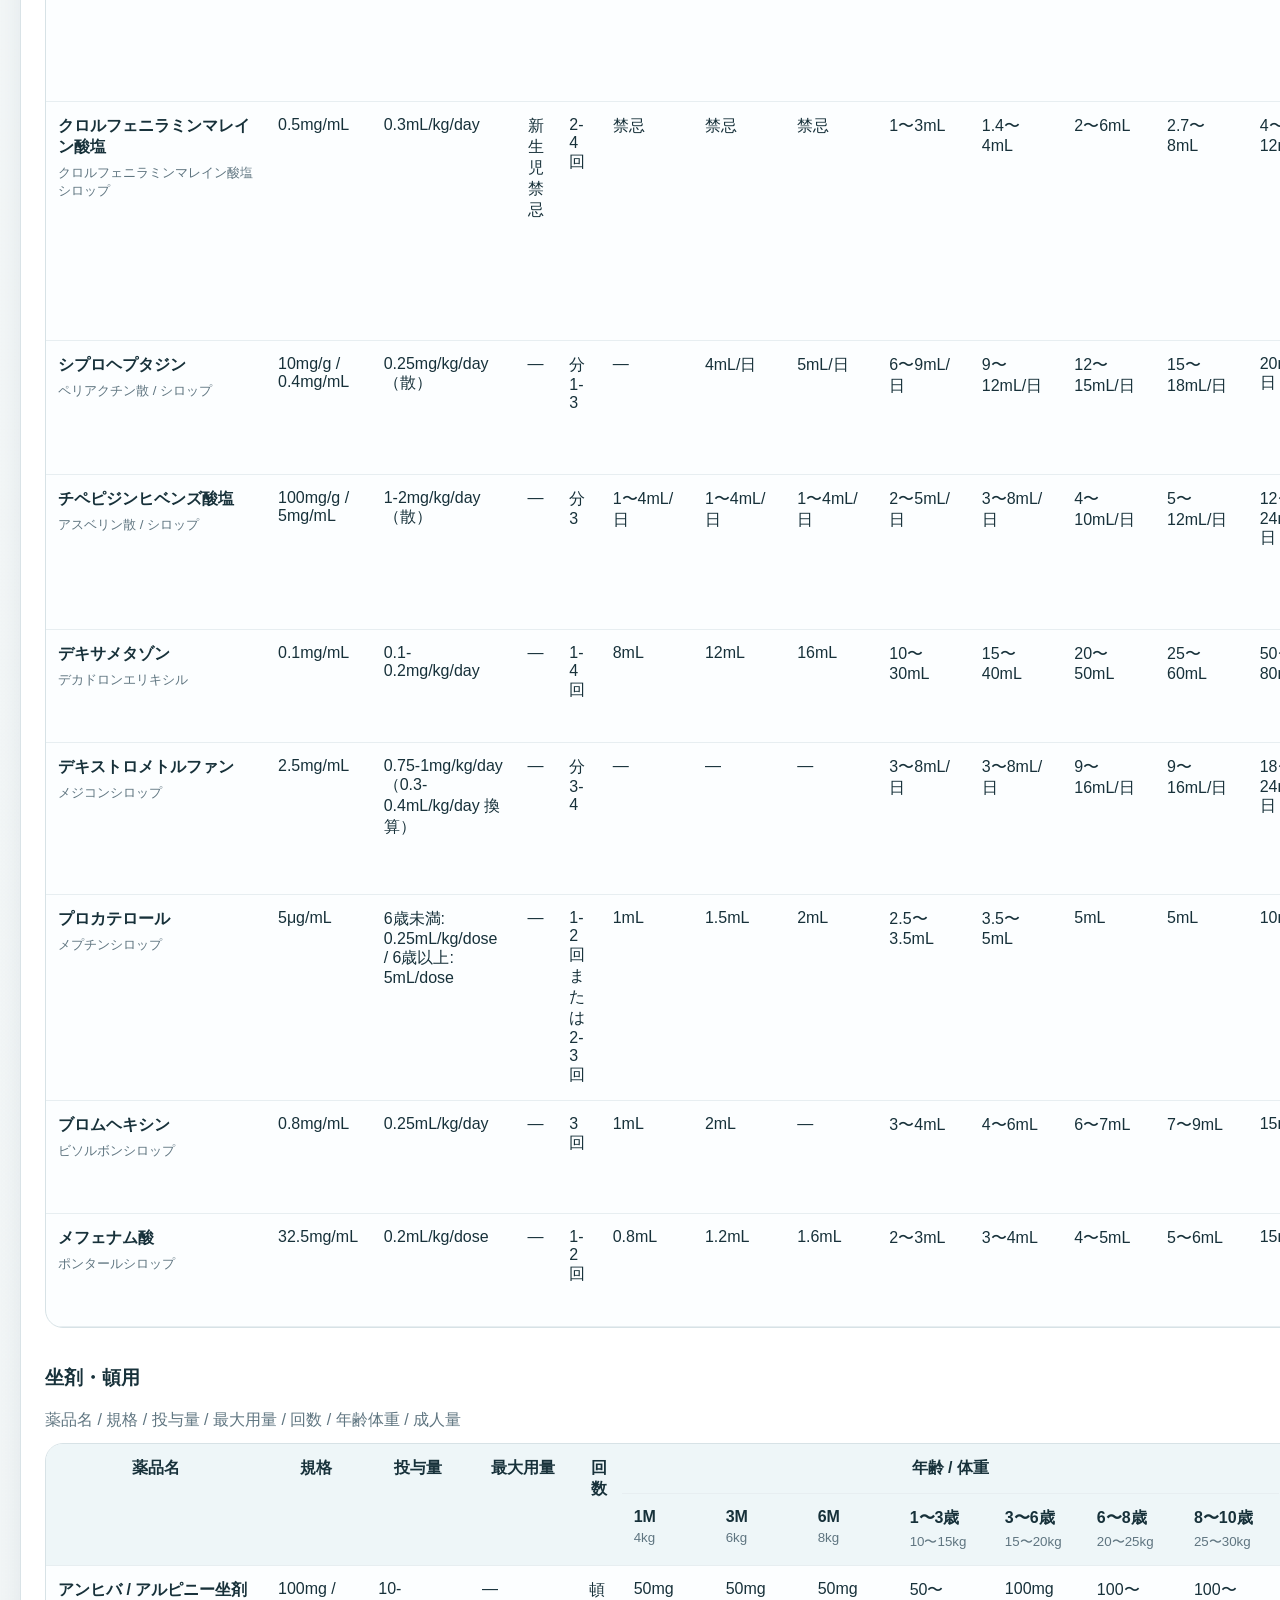
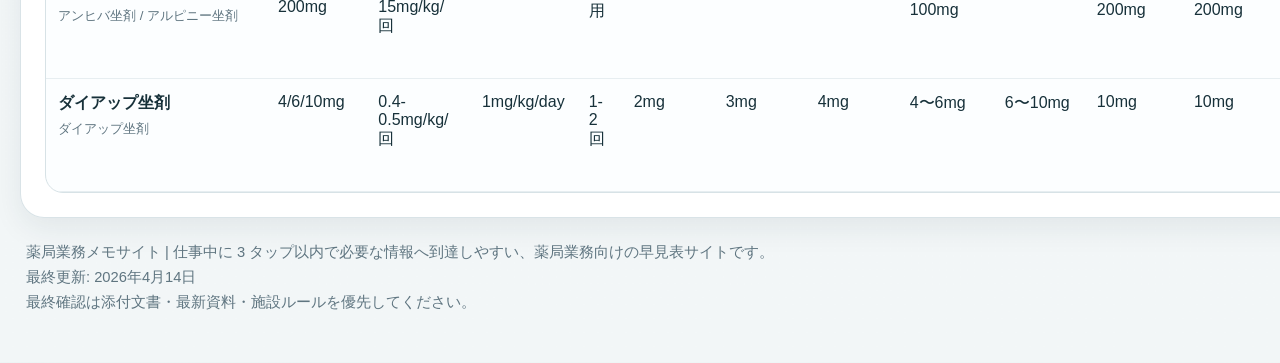
<file: categories/pediatric.html>
<!DOCTYPE html>
<html lang="ja">
<head>
  <meta charset="UTF-8">
  <meta name="viewport" content="width=device-width, initial-scale=1.0">
  <title>小児用量・シロップ早見表 | 薬局業務メモ</title>
  <link rel="stylesheet" href="../assets/css/styles.css">
</head>
<body data-base=".." data-page="pediatric">
  <div class="site-shell">
    <header class="site-header">
      <div class="topbar">
        <a class="brand" href="../index.html">
          <span class="brand-mark">Ph</span>
          <span>
            <strong>薬局業務メモ</strong>
            <small>小児用量・シロップ早見表</small>
          </span>
        </a>
        <a class="ghost-button" href="../about.html">このサイトについて</a>
      </div>
      <nav class="quick-nav" data-quick-nav aria-label="カテゴリ一覧"></nav>
      <section class="search-strip">
        <form class="search-form" data-global-search>
          <label class="visually-hidden" for="global-search-pediatric">サイト内検索</label>
          <input id="global-search-pediatric" name="q" type="search" placeholder="一般名・商品名・備考で検索" autocomplete="off">
          <button type="submit">検索</button>
        </form>
        <div class="search-results" data-search-results hidden></div>
      </section>
    </header>

    <main class="page-main" data-page-content></main>
    <footer class="site-footer" data-site-footer></footer>
  </div>
  <script type="module" src="../assets/js/page-init.js"></script>
</body>
</html>
</file>
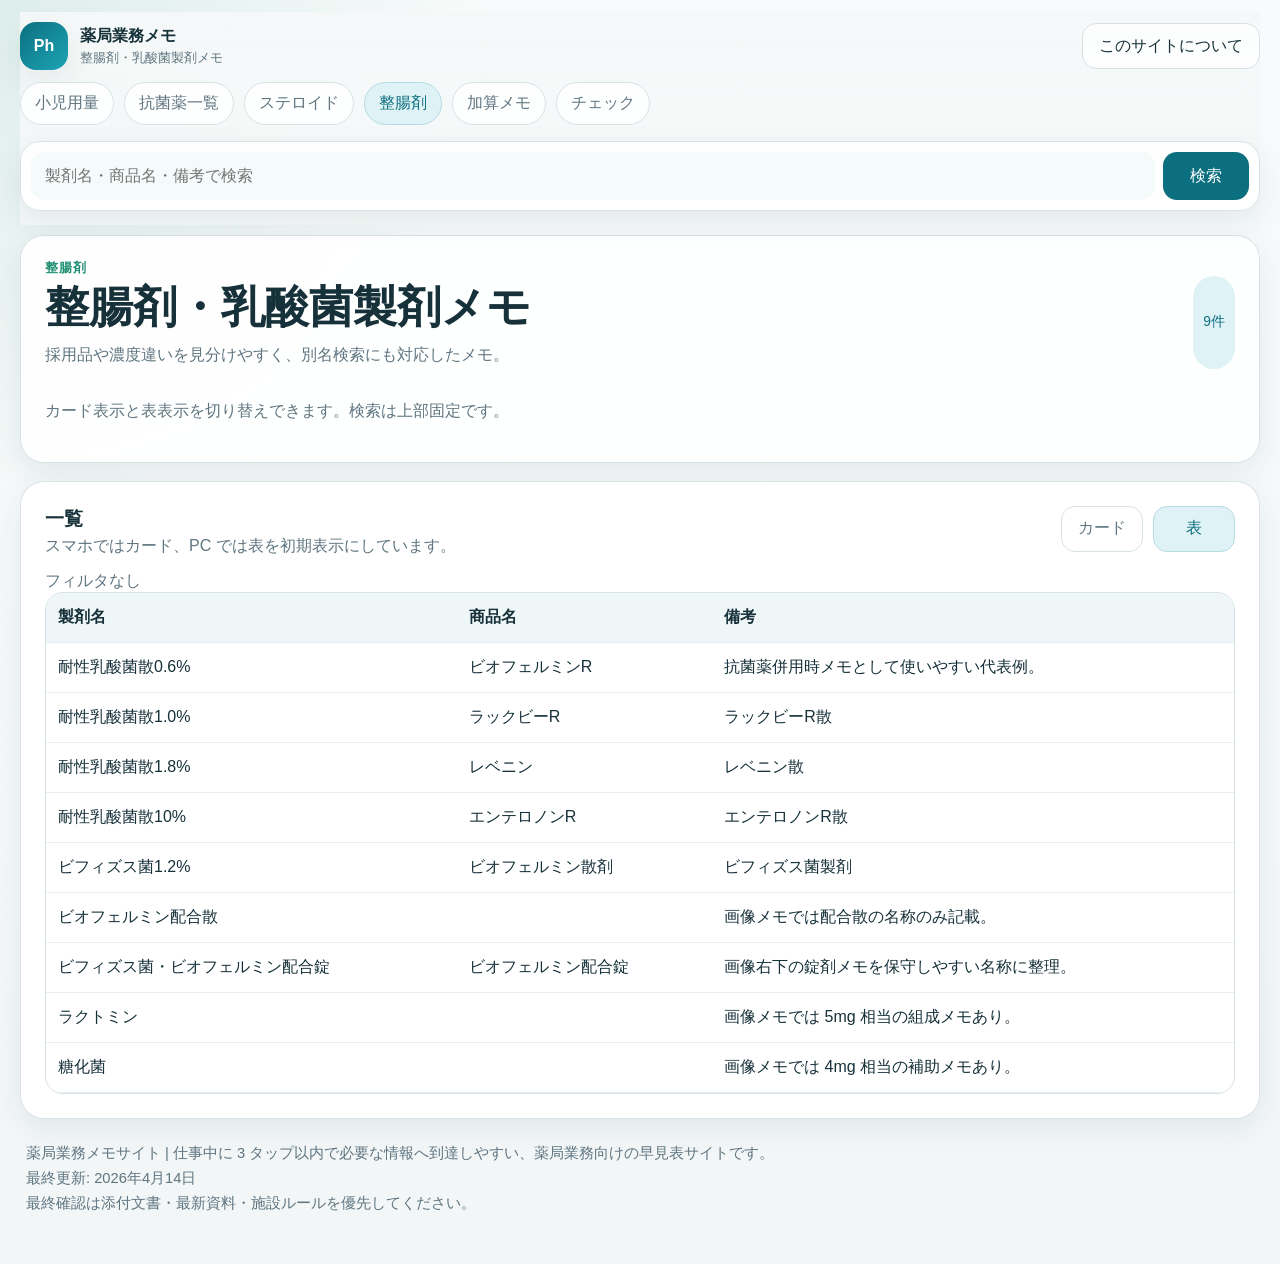
<file: categories/probiotics.html>
<!DOCTYPE html>
<html lang="ja">
<head>
  <meta charset="UTF-8">
  <meta name="viewport" content="width=device-width, initial-scale=1.0">
  <title>整腸剤・乳酸菌製剤メモ | 薬局業務メモ</title>
  <link rel="stylesheet" href="../assets/css/styles.css">
</head>
<body data-base=".." data-page="probiotics">
  <div class="site-shell">
    <header class="site-header">
      <div class="topbar">
        <a class="brand" href="../index.html">
          <span class="brand-mark">Ph</span>
          <span>
            <strong>薬局業務メモ</strong>
            <small>整腸剤・乳酸菌製剤メモ</small>
          </span>
        </a>
        <a class="ghost-button" href="../about.html">このサイトについて</a>
      </div>
      <nav class="quick-nav" data-quick-nav aria-label="カテゴリ一覧"></nav>
      <section class="search-strip">
        <form class="search-form" data-global-search>
          <label class="visually-hidden" for="global-search-probiotics">サイト内検索</label>
          <input id="global-search-probiotics" name="q" type="search" placeholder="製剤名・商品名・備考で検索" autocomplete="off">
          <button type="submit">検索</button>
        </form>
        <div class="search-results" data-search-results hidden></div>
      </section>
    </header>

    <main class="page-main" data-page-content></main>
    <footer class="site-footer" data-site-footer></footer>
  </div>
  <script type="module" src="../assets/js/page-init.js"></script>
</body>
</html>
</file>
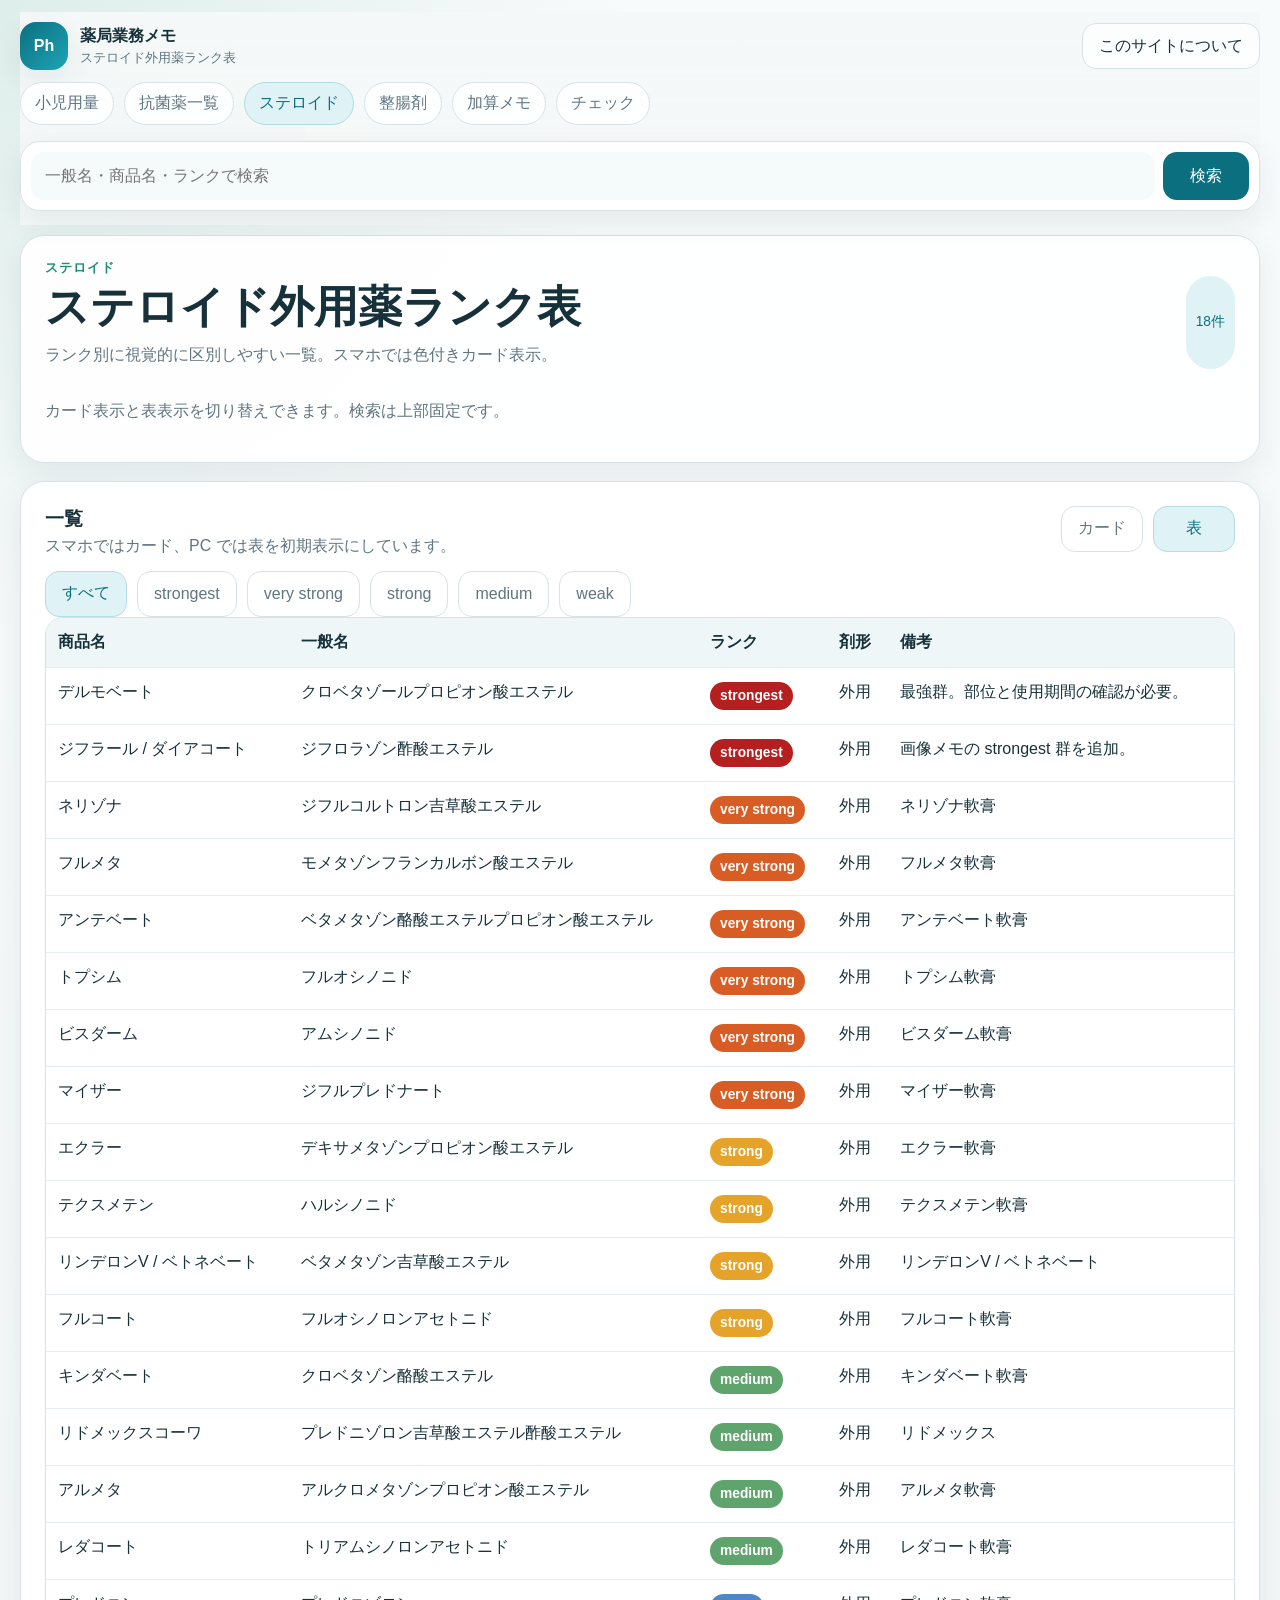
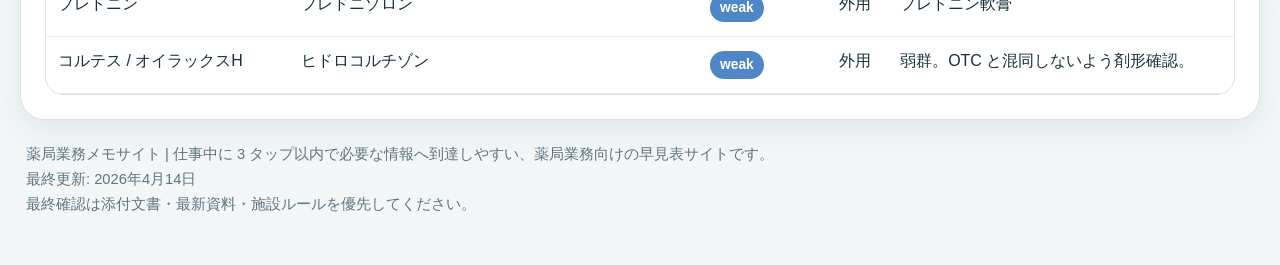
<file: categories/steroid-rank.html>
<!DOCTYPE html>
<html lang="ja">
<head>
  <meta charset="UTF-8">
  <meta name="viewport" content="width=device-width, initial-scale=1.0">
  <title>ステロイド外用薬ランク表 | 薬局業務メモ</title>
  <link rel="stylesheet" href="../assets/css/styles.css">
</head>
<body data-base=".." data-page="steroid-rank">
  <div class="site-shell">
    <header class="site-header">
      <div class="topbar">
        <a class="brand" href="../index.html">
          <span class="brand-mark">Ph</span>
          <span>
            <strong>薬局業務メモ</strong>
            <small>ステロイド外用薬ランク表</small>
          </span>
        </a>
        <a class="ghost-button" href="../about.html">このサイトについて</a>
      </div>
      <nav class="quick-nav" data-quick-nav aria-label="カテゴリ一覧"></nav>
      <section class="search-strip">
        <form class="search-form" data-global-search>
          <label class="visually-hidden" for="global-search-steroid">サイト内検索</label>
          <input id="global-search-steroid" name="q" type="search" placeholder="一般名・商品名・ランクで検索" autocomplete="off">
          <button type="submit">検索</button>
        </form>
        <div class="search-results" data-search-results hidden></div>
      </section>
    </header>

    <main class="page-main" data-page-content></main>
    <footer class="site-footer" data-site-footer></footer>
  </div>
  <script type="module" src="../assets/js/page-init.js"></script>
</body>
</html>
</file>
<file: assets/css/styles.css>
:root {
  --bg: #f5f8f8;
  --panel: rgba(255, 255, 255, 0.94);
  --panel-strong: #ffffff;
  --text: #17313a;
  --muted: #5f7580;
  --line: #d7e2e6;
  --primary: #0c6f7f;
  --primary-soft: #dff2f5;
  --secondary: #1e8f73;
  --warning: #fff1e6;
  --warning-line: #ffb67a;
  --danger: #ce5f4b;
  --shadow: 0 10px 30px rgba(21, 49, 58, 0.08);
  --radius-lg: 24px;
  --radius-md: 18px;
  --radius-sm: 12px;
  --font-sans: "BIZ UDPGothic", "Hiragino Sans", "Yu Gothic", sans-serif;
  --table-head: #eef6f8;
  --rank-strongest: #b51f1f;
  --rank-very-strong: #d85d25;
  --rank-strong: #e5a429;
  --rank-medium: #5fa46d;
  --rank-weak: #4f86c6;
}

* {
  box-sizing: border-box;
}

html {
  scroll-behavior: smooth;
}

body {
  margin: 0;
  min-height: 100vh;
  font-family: var(--font-sans);
  color: var(--text);
  background:
    radial-gradient(circle at top left, rgba(30, 143, 115, 0.12), transparent 28%),
    linear-gradient(180deg, #f8fbfb 0%, #f2f6f7 100%);
}

a {
  color: inherit;
  text-decoration: none;
}

button,
input,
select {
  font: inherit;
}

.site-shell {
  width: min(1180px, calc(100% - 24px));
  margin: 0 auto;
  padding: 12px 0 48px;
}

.site-header {
  position: sticky;
  top: 0;
  z-index: 30;
  padding: 10px 0 14px;
  backdrop-filter: blur(12px);
  background: linear-gradient(180deg, rgba(245, 248, 248, 0.96), rgba(245, 248, 248, 0.88));
}

.topbar {
  display: flex;
  align-items: center;
  justify-content: space-between;
  gap: 12px;
  margin-bottom: 12px;
}

.brand {
  display: inline-flex;
  align-items: center;
  gap: 12px;
}

.brand strong,
.brand small {
  display: block;
}

.brand small {
  color: var(--muted);
  margin-top: 2px;
}

.brand-mark {
  display: grid;
  place-items: center;
  width: 48px;
  height: 48px;
  border-radius: 16px;
  background: linear-gradient(135deg, var(--primary) 0%, #1da5b6 100%);
  color: #fff;
  font-weight: 700;
  box-shadow: var(--shadow);
}

.ghost-button,
.primary-button,
.secondary-button,
.filter-chip,
.view-button,
.action-button {
  display: inline-flex;
  align-items: center;
  justify-content: center;
  min-height: 46px;
  padding: 0 16px;
  border-radius: 14px;
  border: 1px solid transparent;
  cursor: pointer;
  transition: transform 0.18s ease, background-color 0.18s ease, border-color 0.18s ease;
}

.ghost-button {
  background: rgba(255, 255, 255, 0.75);
  border-color: var(--line);
  color: var(--text);
}

.primary-button {
  background: var(--primary);
  color: #fff;
  box-shadow: var(--shadow);
}

.secondary-button {
  background: var(--primary-soft);
  color: var(--primary);
}

.ghost-button:hover,
.primary-button:hover,
.secondary-button:hover,
.filter-chip:hover,
.view-button:hover,
.action-button:hover {
  transform: translateY(-1px);
}

.quick-nav {
  display: flex;
  gap: 10px;
  overflow-x: auto;
  padding-bottom: 4px;
  margin-bottom: 12px;
  scrollbar-width: thin;
}

.quick-nav a {
  white-space: nowrap;
  padding: 10px 14px;
  border-radius: 999px;
  background: rgba(255, 255, 255, 0.88);
  border: 1px solid var(--line);
  color: var(--muted);
}

.quick-nav a.is-active {
  background: var(--primary-soft);
  color: var(--primary);
  border-color: #b2dae1;
}

.search-strip {
  position: relative;
}

.search-form {
  display: grid;
  grid-template-columns: 1fr auto;
  gap: 8px;
  padding: 10px;
  border: 1px solid var(--line);
  border-radius: 20px;
  background: rgba(255, 255, 255, 0.94);
  box-shadow: var(--shadow);
}

.search-form input {
  min-width: 0;
  height: 48px;
  padding: 0 14px;
  border: none;
  border-radius: 14px;
  background: #f5fafb;
  outline: none;
}

.search-form button {
  min-width: 86px;
  border: none;
  border-radius: 14px;
  background: var(--primary);
  color: #fff;
}

.search-results {
  position: absolute;
  top: calc(100% + 8px);
  left: 0;
  right: 0;
  max-height: min(70vh, 560px);
  overflow: auto;
  padding: 10px;
  border: 1px solid var(--line);
  border-radius: 18px;
  background: var(--panel-strong);
  box-shadow: var(--shadow);
}

.search-empty {
  padding: 18px 12px;
  color: var(--muted);
}

.search-result {
  display: grid;
  gap: 4px;
  padding: 14px;
  border-radius: 14px;
  border: 1px solid var(--line);
  background: #fbfdfe;
}

.search-result + .search-result {
  margin-top: 8px;
}

.search-result small {
  color: var(--muted);
}

.result-meta {
  display: flex;
  gap: 8px;
  flex-wrap: wrap;
  align-items: center;
}

.result-tag,
.status-chip,
.mini-chip,
.rank-badge {
  display: inline-flex;
  align-items: center;
  min-height: 28px;
  padding: 0 10px;
  border-radius: 999px;
  font-size: 0.86rem;
}

.result-tag,
.status-chip,
.mini-chip {
  background: var(--primary-soft);
  color: var(--primary);
}

.page-main {
  display: grid;
  gap: 18px;
  padding-top: 10px;
}

.hero-panel,
.section-card,
.notice-panel {
  border: 1px solid rgba(215, 226, 230, 0.94);
  border-radius: var(--radius-lg);
  background: var(--panel);
  box-shadow: var(--shadow);
}

.hero-panel {
  padding: 22px;
  overflow: hidden;
}

.compact-hero {
  padding-bottom: 18px;
}

.hero-panel h1,
.page-hero h1 {
  margin: 6px 0 10px;
  font-size: clamp(1.85rem, 5vw, 2.75rem);
  line-height: 1.1;
}

.eyebrow {
  color: var(--secondary);
  letter-spacing: 0.08em;
  text-transform: uppercase;
  font-size: 0.8rem;
  font-weight: 700;
}

.lead {
  margin: 0;
  color: var(--muted);
  font-size: 1rem;
  line-height: 1.7;
}

.hero-actions,
.status-row,
.filter-row,
.view-switch,
.action-row {
  display: flex;
  gap: 10px;
  flex-wrap: wrap;
}

.hero-actions {
  margin-top: 18px;
}

.status-row {
  margin-top: 16px;
}

.section-card {
  padding: 18px;
}

.compact-card {
  min-height: 100%;
}

.section-head {
  display: flex;
  justify-content: space-between;
  gap: 12px;
  align-items: flex-start;
  margin-bottom: 14px;
}

.section-head h2,
.notice-panel h2,
.prose-card h2 {
  margin: 0;
  font-size: 1.2rem;
}

.section-head p,
.page-meta,
.muted-text,
.site-footer {
  color: var(--muted);
}

.section-head p {
  margin: 4px 0 0;
}

.category-grid,
.favorite-grid,
.dashboard-grid,
.card-grid,
.billing-grid {
  display: grid;
  gap: 14px;
}

.category-grid,
.favorite-grid,
.dashboard-grid,
.card-grid {
  grid-template-columns: 1fr;
}

.category-card,
.favorite-card,
.info-card,
.data-card,
.billing-card,
.check-card {
  padding: 16px;
  border-radius: 18px;
  border: 1px solid var(--line);
  background: linear-gradient(180deg, #ffffff 0%, #fafdfe 100%);
}

.category-card {
  display: grid;
  gap: 10px;
}

.category-card h3,
.favorite-card h3,
.billing-card h3,
.data-card h3 {
  margin: 0;
  font-size: 1.06rem;
}

.category-card p,
.favorite-card p,
.data-card p,
.billing-card p {
  margin: 0;
  color: var(--muted);
  line-height: 1.6;
}

.category-link-row,
.meta-row {
  display: flex;
  justify-content: space-between;
  align-items: center;
  gap: 8px;
  flex-wrap: wrap;
}

.metric {
  font-size: 0.92rem;
  color: var(--muted);
}

.big-date {
  margin: 8px 0 0;
  font-size: clamp(1.4rem, 4vw, 2rem);
  font-weight: 700;
}

.notice-panel {
  padding: 18px 18px 20px;
  background: linear-gradient(180deg, var(--warning) 0%, #fffaf6 100%);
  border-color: var(--warning-line);
}

.note-list {
  margin: 0;
  padding-left: 1.2rem;
  display: grid;
  gap: 8px;
  line-height: 1.7;
}

.warning-list li::marker {
  color: var(--danger);
}

.page-hero {
  display: grid;
  gap: 16px;
  padding: 18px;
  border: 1px solid var(--line);
  border-radius: var(--radius-lg);
  background: var(--panel);
  box-shadow: var(--shadow);
}

.page-hero-top {
  display: flex;
  justify-content: space-between;
  gap: 14px;
  flex-wrap: wrap;
}

.toolbar {
  display: flex;
  justify-content: space-between;
  gap: 12px;
  flex-wrap: wrap;
  align-items: center;
}

.filter-chip,
.view-button,
.action-button {
  border-color: var(--line);
  background: #fff;
  color: var(--muted);
}

.filter-chip.is-active,
.view-button.is-active,
.action-button.is-active {
  background: var(--primary-soft);
  border-color: #b6dce4;
  color: var(--primary);
}

.view-button {
  min-width: 82px;
}

.table-wrap {
  overflow: auto;
  border: 1px solid var(--line);
  border-radius: 18px;
  background: #fff;
}

.mini-table-wrap {
  overflow: auto;
  margin-top: 10px;
  border: 1px solid #e4edef;
  border-radius: 14px;
  background: #fff;
}

.mini-table {
  width: 100%;
  min-width: 320px;
  border-collapse: collapse;
}

.mini-table th,
.mini-table td {
  padding: 8px 10px;
  font-size: 0.88rem;
  border-bottom: 1px solid #edf3f5;
}

.mini-table th {
  background: #f7fbfc;
  color: var(--muted);
  font-weight: 700;
}

table {
  width: 100%;
  border-collapse: collapse;
  min-width: 720px;
}

thead th {
  position: sticky;
  top: 0;
  z-index: 1;
  background: var(--table-head);
  color: var(--text);
}

th,
td {
  padding: 14px 12px;
  text-align: left;
  vertical-align: top;
  border-bottom: 1px solid #e7eef1;
}

tbody tr:target,
.is-highlighted {
  outline: 3px solid rgba(12, 111, 127, 0.16);
  background: #eff9fa;
}

.hidden {
  display: none !important;
}

.field-label {
  display: block;
  margin-bottom: 4px;
  color: var(--muted);
  font-size: 0.85rem;
}

.data-card dl,
.check-card dl {
  margin: 0;
  display: grid;
  gap: 10px;
}

.data-card dd,
.data-card dt,
.check-card dd,
.check-card dt {
  margin: 0;
}

.card-title-row,
.check-row {
  display: flex;
  justify-content: space-between;
  gap: 10px;
  align-items: center;
}

.rank-badge {
  color: #fff;
  font-weight: 700;
}

.rank-strongest {
  background: var(--rank-strongest);
}

.rank-very-strong {
  background: var(--rank-very-strong);
}

.rank-strong {
  background: var(--rank-strong);
}

.rank-medium {
  background: var(--rank-medium);
}

.rank-weak {
  background: var(--rank-weak);
}

.billing-grid {
  grid-template-columns: 1fr;
}

.pediatric-group-block + .pediatric-group-block {
  margin-top: 18px;
}

.pediatric-group-head {
  margin-bottom: 12px;
}

.pediatric-table-wrap {
  background: #fcfeff;
}

.pediatric-matrix-table {
  min-width: 1320px;
}

.pediatric-matrix-table .pediatric-name-col {
  min-width: 220px;
  width: 220px;
  text-align: left;
}

.pediatric-matrix-table thead tr:first-child th {
  text-align: center;
}

.pediatric-matrix-table thead .pediatric-name-col {
  text-align: left;
}

.pediatric-matrix-table thead tr:last-child th {
  min-width: 92px;
}

.pediatric-matrix-table thead small {
  display: block;
  margin-top: 4px;
  color: var(--muted);
  font-weight: 500;
}

.pediatric-matrix-table td small {
  display: block;
  margin-top: 6px;
}

.calculator-card {
  background: linear-gradient(180deg, #fafdfe 0%, #ffffff 100%);
}

.calculator-grid {
  display: grid;
  gap: 12px;
}

.calculator-panels {
  display: grid;
  gap: 14px;
}

.calculator-form {
  padding: 14px;
  border: 1px solid var(--line);
  border-radius: 18px;
  background: rgba(255, 255, 255, 0.82);
}

.calculator-block-title {
  margin-bottom: 12px;
}

.calculator-block-title h3,
.calculator-block-title p {
  margin: 0;
}

.calculator-block-title p {
  margin-top: 4px;
  color: var(--muted);
}

.calculator-field {
  display: grid;
  gap: 6px;
}

.calculator-field input,
.calculator-field select {
  width: 100%;
  min-width: 0;
  min-height: 50px;
  padding: 0 14px;
  border: 1px solid var(--line);
  border-radius: 14px;
  background: #fff;
  color: var(--text);
}

.calculator-actions {
  display: flex;
  align-items: end;
}

.calculator-actions .primary-button {
  width: 100%;
}

.calculator-result {
  margin-top: 14px;
  padding: 16px;
  border: 1px solid var(--line);
  border-radius: 18px;
  background: #f8fcfc;
}

.calculator-placeholder,
.calculator-error,
.calculator-caption,
.calculator-note,
.calculator-warning {
  margin: 0;
}

.calculator-error {
  color: var(--danger);
  font-weight: 700;
}

.calculator-warning {
  padding: 12px 14px;
  border: 1px solid rgba(206, 95, 75, 0.28);
  border-radius: 14px;
  background: #fff4f1;
  color: #a44a39;
  font-weight: 700;
}

.calculator-summary {
  display: grid;
  gap: 12px;
}

.calculator-drug {
  margin: 0;
  font-weight: 700;
  color: var(--primary);
}

.calculator-metrics {
  display: grid;
  gap: 10px;
  grid-template-columns: 1fr;
}

.calculator-metric {
  padding: 14px;
  border-radius: 16px;
  background: #fff;
  border: 1px solid #e3edef;
}

.calculator-label {
  display: block;
  margin-bottom: 8px;
  color: var(--muted);
  font-size: 0.84rem;
}

.calculator-metric strong {
  display: block;
  font-size: clamp(1.1rem, 4vw, 1.45rem);
  line-height: 1.35;
}

.calculator-notes {
  margin-top: 14px;
}

.billing-card ul {
  margin: 10px 0 0;
  padding-left: 1.2rem;
  display: grid;
  gap: 6px;
}

.check-card,
.check-table-label {
  display: flex;
  align-items: center;
  gap: 12px;
}

.check-card input,
.check-table-label input {
  width: 22px;
  height: 22px;
  accent-color: var(--secondary);
}

.completion-meter {
  display: flex;
  align-items: center;
  gap: 10px;
  color: var(--muted);
}

.meter-bar {
  position: relative;
  width: min(240px, 100%);
  height: 10px;
  border-radius: 999px;
  background: #e6eff1;
  overflow: hidden;
}

.meter-bar span {
  position: absolute;
  inset: 0 auto 0 0;
  background: linear-gradient(90deg, var(--secondary), #48b98f);
}

.site-footer {
  padding: 22px 6px 0;
  font-size: 0.92rem;
  line-height: 1.7;
}

.visually-hidden {
  position: absolute;
  width: 1px;
  height: 1px;
  padding: 0;
  margin: -1px;
  overflow: hidden;
  clip: rect(0, 0, 0, 0);
  white-space: nowrap;
  border: 0;
}

@media (min-width: 720px) {
  .site-shell {
    width: min(1240px, calc(100% - 40px));
  }

  .dashboard-grid {
    grid-template-columns: repeat(2, minmax(0, 1fr));
  }

  .category-grid,
  .favorite-grid,
  .card-grid,
  .billing-grid {
    grid-template-columns: repeat(2, minmax(0, 1fr));
  }

  .calculator-grid {
    grid-template-columns: repeat(3, minmax(0, 1fr));
  }

  .calculator-panels {
    grid-template-columns: repeat(2, minmax(0, 1fr));
  }

  .calculator-metrics {
    grid-template-columns: repeat(2, minmax(0, 1fr));
  }
}

@media (min-width: 960px) {
  .hero-panel,
  .page-hero,
  .section-card,
  .notice-panel {
    padding: 24px;
  }

  .category-grid {
    grid-template-columns: repeat(3, minmax(0, 1fr));
  }

  .favorite-grid,
  .card-grid,
  .billing-grid {
    grid-template-columns: repeat(2, minmax(0, 1fr));
  }

  .calculator-panels {
    grid-template-columns: repeat(3, minmax(0, 1fr));
  }
}
</file>
